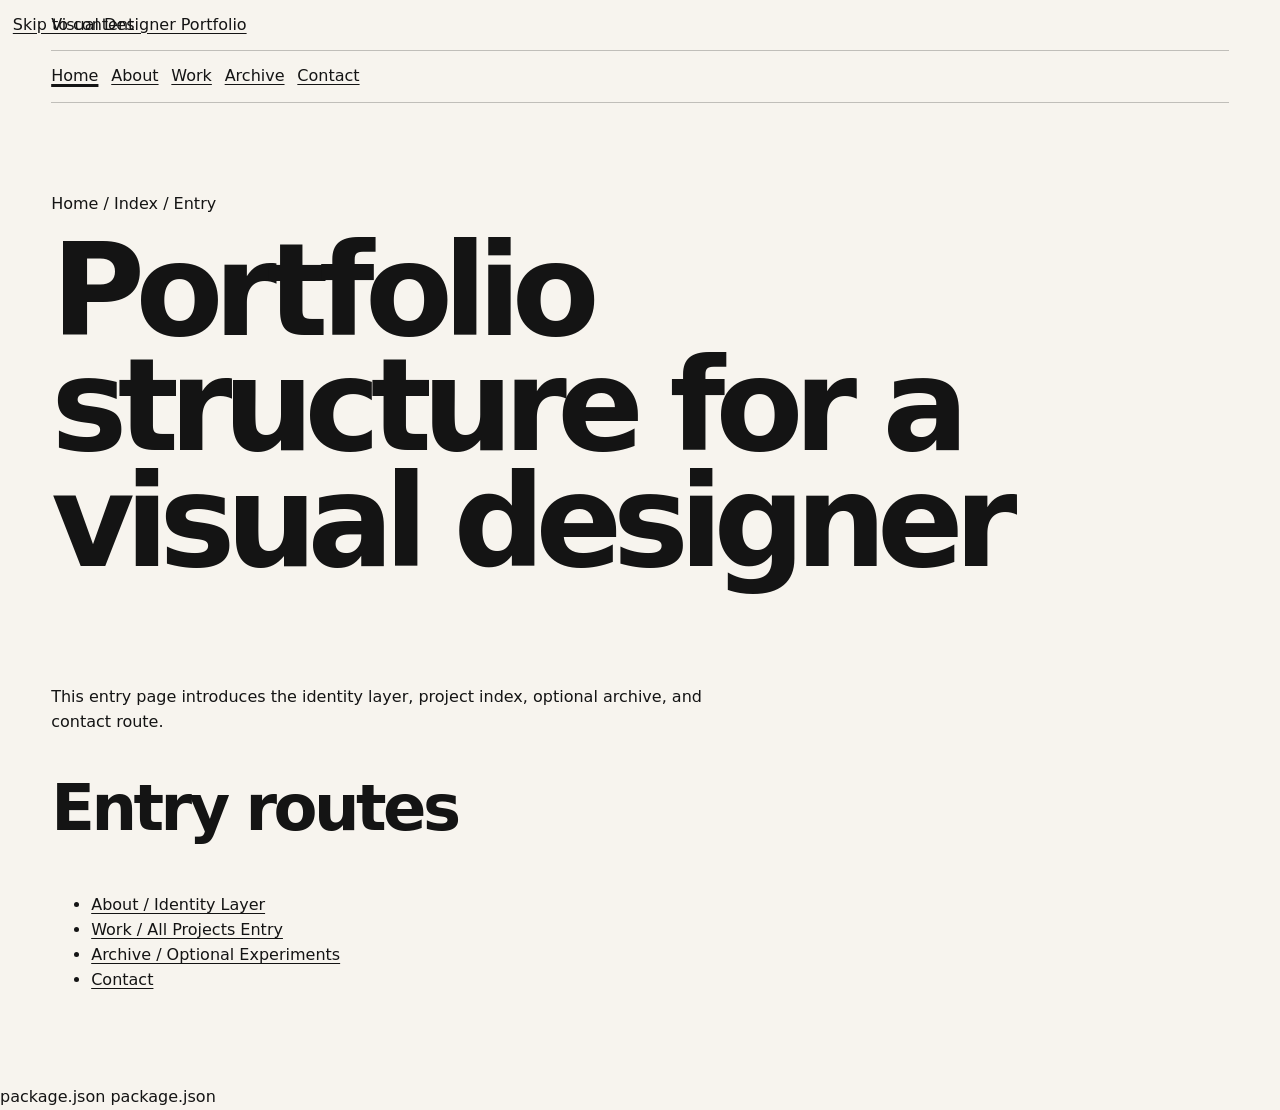
<file: index.html>
<!doctype html>
<html lang="en">
  <head>
    <meta charset="UTF-8" />
    <meta name="viewport" content="width=device-width, initial-scale=1.0" />
    <meta name="description" content="Portfolio structure for a visual designer." />
    <title>Home | Visual Designer Portfolio</title>
    <link rel="stylesheet" href="/src/styles.css" />
  </head>
  <body>
    <a class="skip-link" href="#main">Skip to content</a>
    <header class="site-header">
      <a href="/">Visual Designer Portfolio</a>
      <nav class="horizontal-nav" aria-label="Primary navigation">
        <ul class="nav-list">
          <li><a aria-current="page" data-nav-section="home" href="/">Home</a></li>
          <li><a data-nav-section="about" href="/about/">About</a></li>
          <li><a data-nav-section="work" href="/work/">Work</a></li>
          <li><a data-nav-section="archive" href="/archive/">Archive</a></li>
          <li><a data-nav-section="contact" href="/contact/">Contact</a></li>
        </ul>
      </nav>
    </header>
    <main id="main" class="section-stack">
      <section aria-labelledby="home-title">
        <p>Home / Index / Entry</p>
        <h1 id="home-title">Portfolio structure for a visual designer</h1>
        <p>This entry page introduces the identity layer, project index, optional archive, and contact route.</p>
      </section>
      <section aria-labelledby="entry-routes-title">
        <h2 id="entry-routes-title">Entry routes</h2>
        <ul>
          <li><a href="/about/">About / Identity Layer</a></li>
          <li><a href="/work/">Work / All Projects Entry</a></li>
          <li><a href="/archive/">Archive / Optional Experiments</a></li>
          <li><a data-nav-section="contact" href="/contact/">Contact</a></li>
        </ul>
      </section>
    </main>
    <script type="module" src="/src/interactions.js"></script>
  </body>
</html>
package.json
package.json
</file>
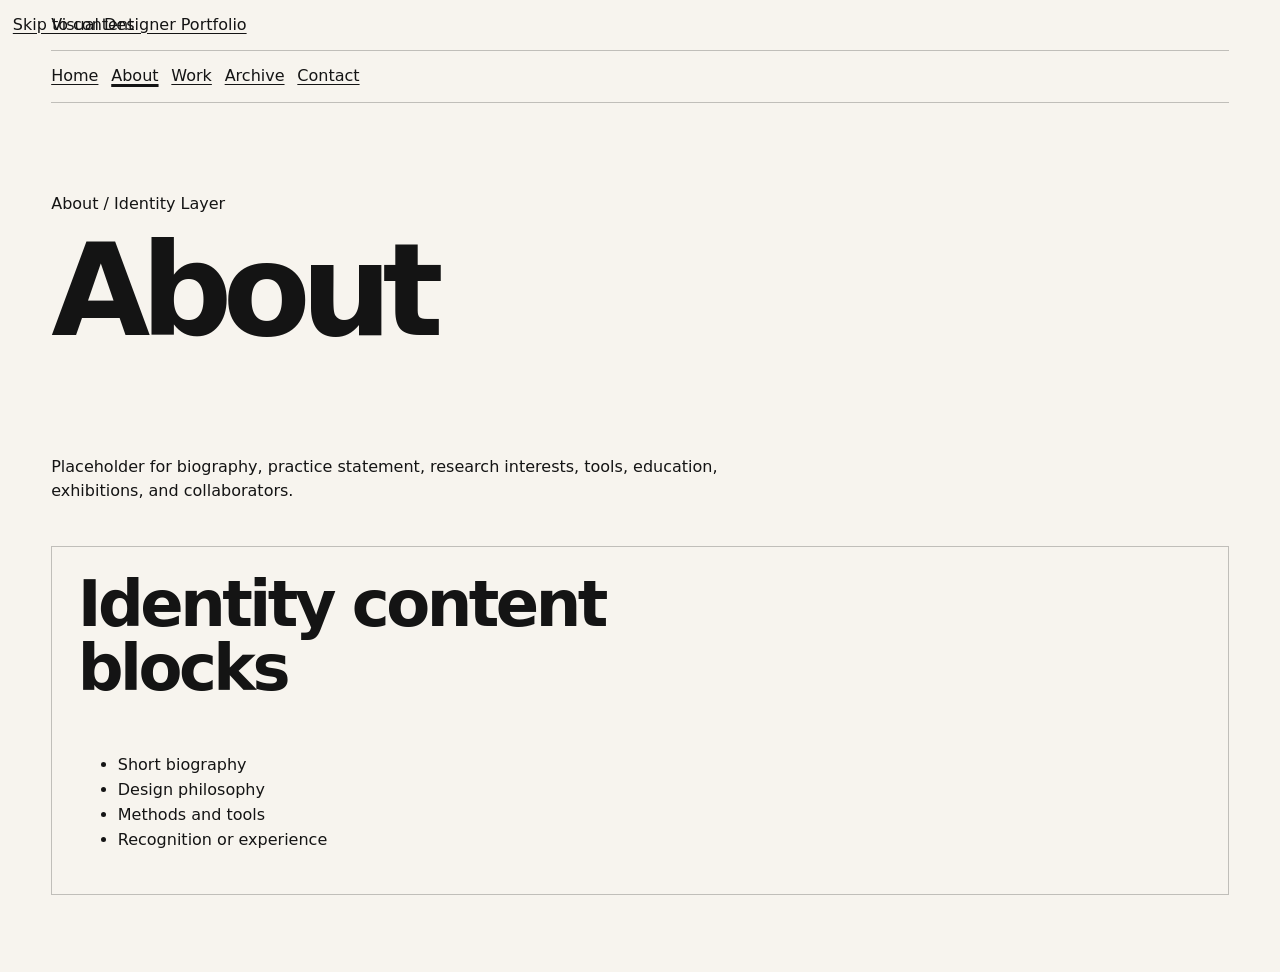
<file: about/index.html>
<!doctype html>
<html lang="en"><head><meta charset="UTF-8" /><meta name="viewport" content="width=device-width, initial-scale=1.0" /><title>About | Visual Designer Portfolio</title><link rel="stylesheet" href="/src/styles.css" /></head><body><a class="skip-link" href="#main">Skip to content</a><header class="site-header"><a href="/">Visual Designer Portfolio</a><nav class="horizontal-nav" aria-label="Primary navigation"><ul class="nav-list"><li><a data-nav-section="home" href="/">Home</a></li><li><a aria-current="page" data-nav-section="about" href="/about/">About</a></li><li><a data-nav-section="work" href="/work/">Work</a></li><li><a data-nav-section="archive" href="/archive/">Archive</a></li><li><a data-nav-section="contact" href="/contact/">Contact</a></li></ul></nav></header><main id="main" class="section-stack"><section aria-labelledby="about-title"><p>About / Identity Layer</p><h1 id="about-title">About</h1><p>Placeholder for biography, practice statement, research interests, tools, education, exhibitions, and collaborators.</p></section><section class="content-block" aria-labelledby="identity-title"><h2 id="identity-title">Identity content blocks</h2><ul><li>Short biography</li><li>Design philosophy</li><li>Methods and tools</li><li>Recognition or experience</li></ul></section></main><script type="module" src="/src/interactions.js"></script></body></html>
</file>
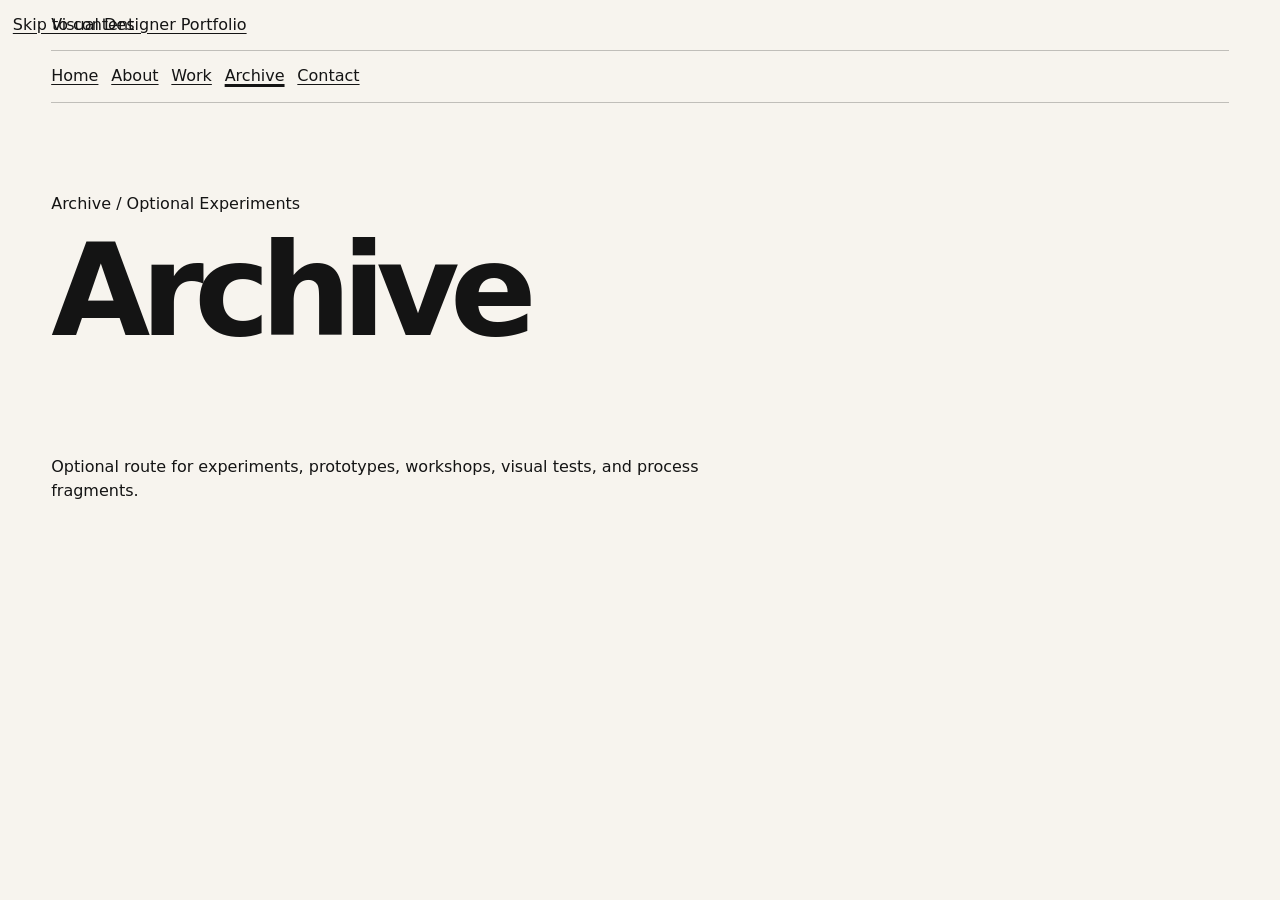
<file: archive/index.html>
<!doctype html>
<html lang="en"><head><meta charset="UTF-8" /><meta name="viewport" content="width=device-width, initial-scale=1.0" /><title>Archive | Visual Designer Portfolio</title><link rel="stylesheet" href="/src/styles.css" /></head><body><a class="skip-link" href="#main">Skip to content</a><header class="site-header"><a href="/">Visual Designer Portfolio</a><nav class="horizontal-nav" aria-label="Primary navigation"><ul class="nav-list"><li><a data-nav-section="home" href="/">Home</a></li><li><a data-nav-section="about" href="/about/">About</a></li><li><a data-nav-section="work" href="/work/">Work</a></li><li><a aria-current="page" data-nav-section="archive" href="/archive/">Archive</a></li><li><a data-nav-section="contact" href="/contact/">Contact</a></li></ul></nav></header><main id="main" class="section-stack"><section aria-labelledby="archive-title"><p>Archive / Optional Experiments</p><h1 id="archive-title">Archive</h1><p>Optional route for experiments, prototypes, workshops, visual tests, and process fragments.</p></section></main><script type="module" src="/src/interactions.js"></script></body></html>
</file>
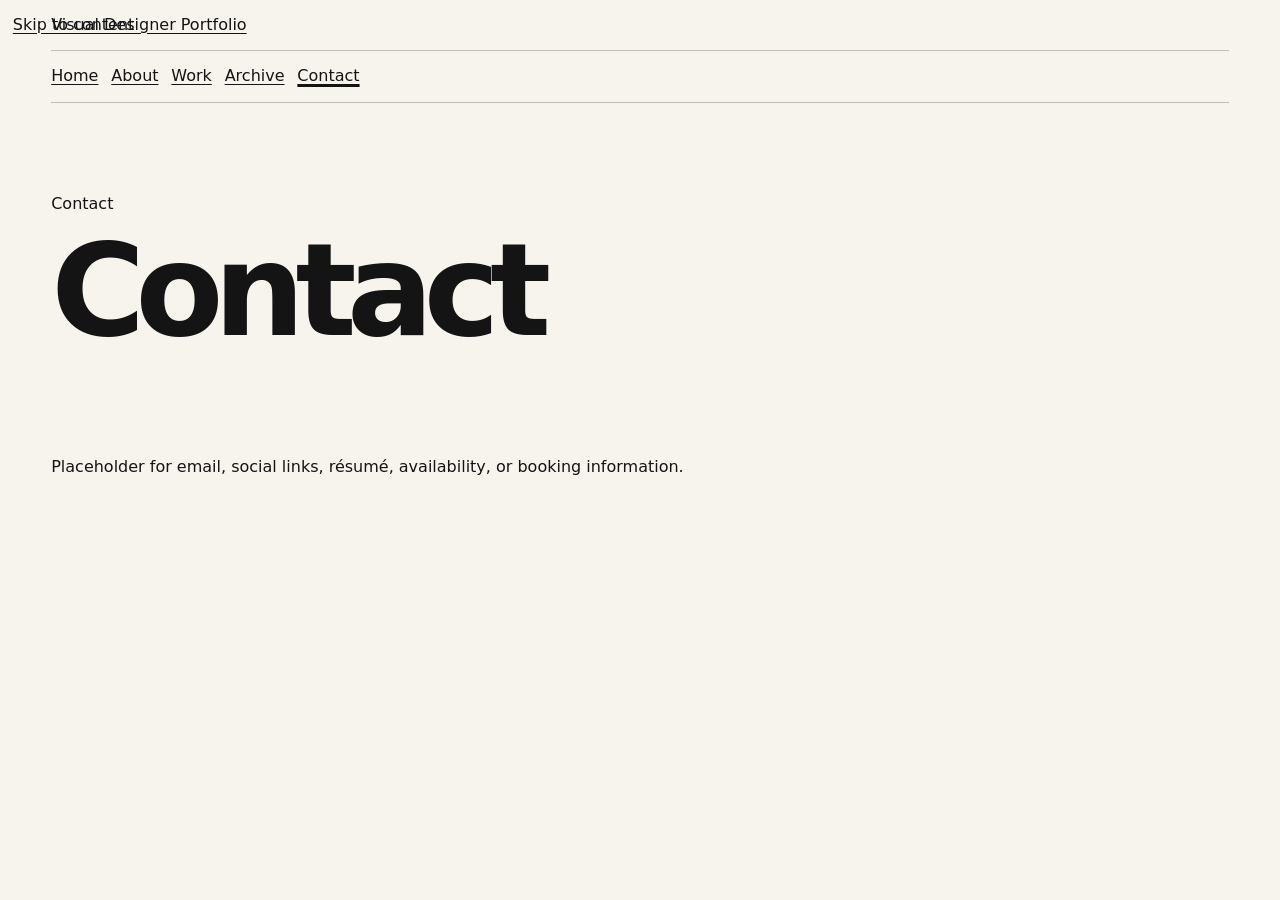
<file: contact/index.html>
<!doctype html>
<html lang="en"><head><meta charset="UTF-8" /><meta name="viewport" content="width=device-width, initial-scale=1.0" /><title>Contact | Visual Designer Portfolio</title><link rel="stylesheet" href="/src/styles.css" /></head><body><a class="skip-link" href="#main">Skip to content</a><header class="site-header"><a href="/">Visual Designer Portfolio</a><nav class="horizontal-nav" aria-label="Primary navigation"><ul class="nav-list"><li><a data-nav-section="home" href="/">Home</a></li><li><a data-nav-section="about" href="/about/">About</a></li><li><a data-nav-section="work" href="/work/">Work</a></li><li><a data-nav-section="archive" href="/archive/">Archive</a></li><li><a aria-current="page" data-nav-section="contact" href="/contact/">Contact</a></li></ul></nav></header><main id="main" class="section-stack"><section aria-labelledby="contact-title"><p>Contact</p><h1 id="contact-title">Contact</h1><p>Placeholder for email, social links, résumé, availability, or booking information.</p></section></main><script type="module" src="/src/interactions.js"></script></body></html>
</file>
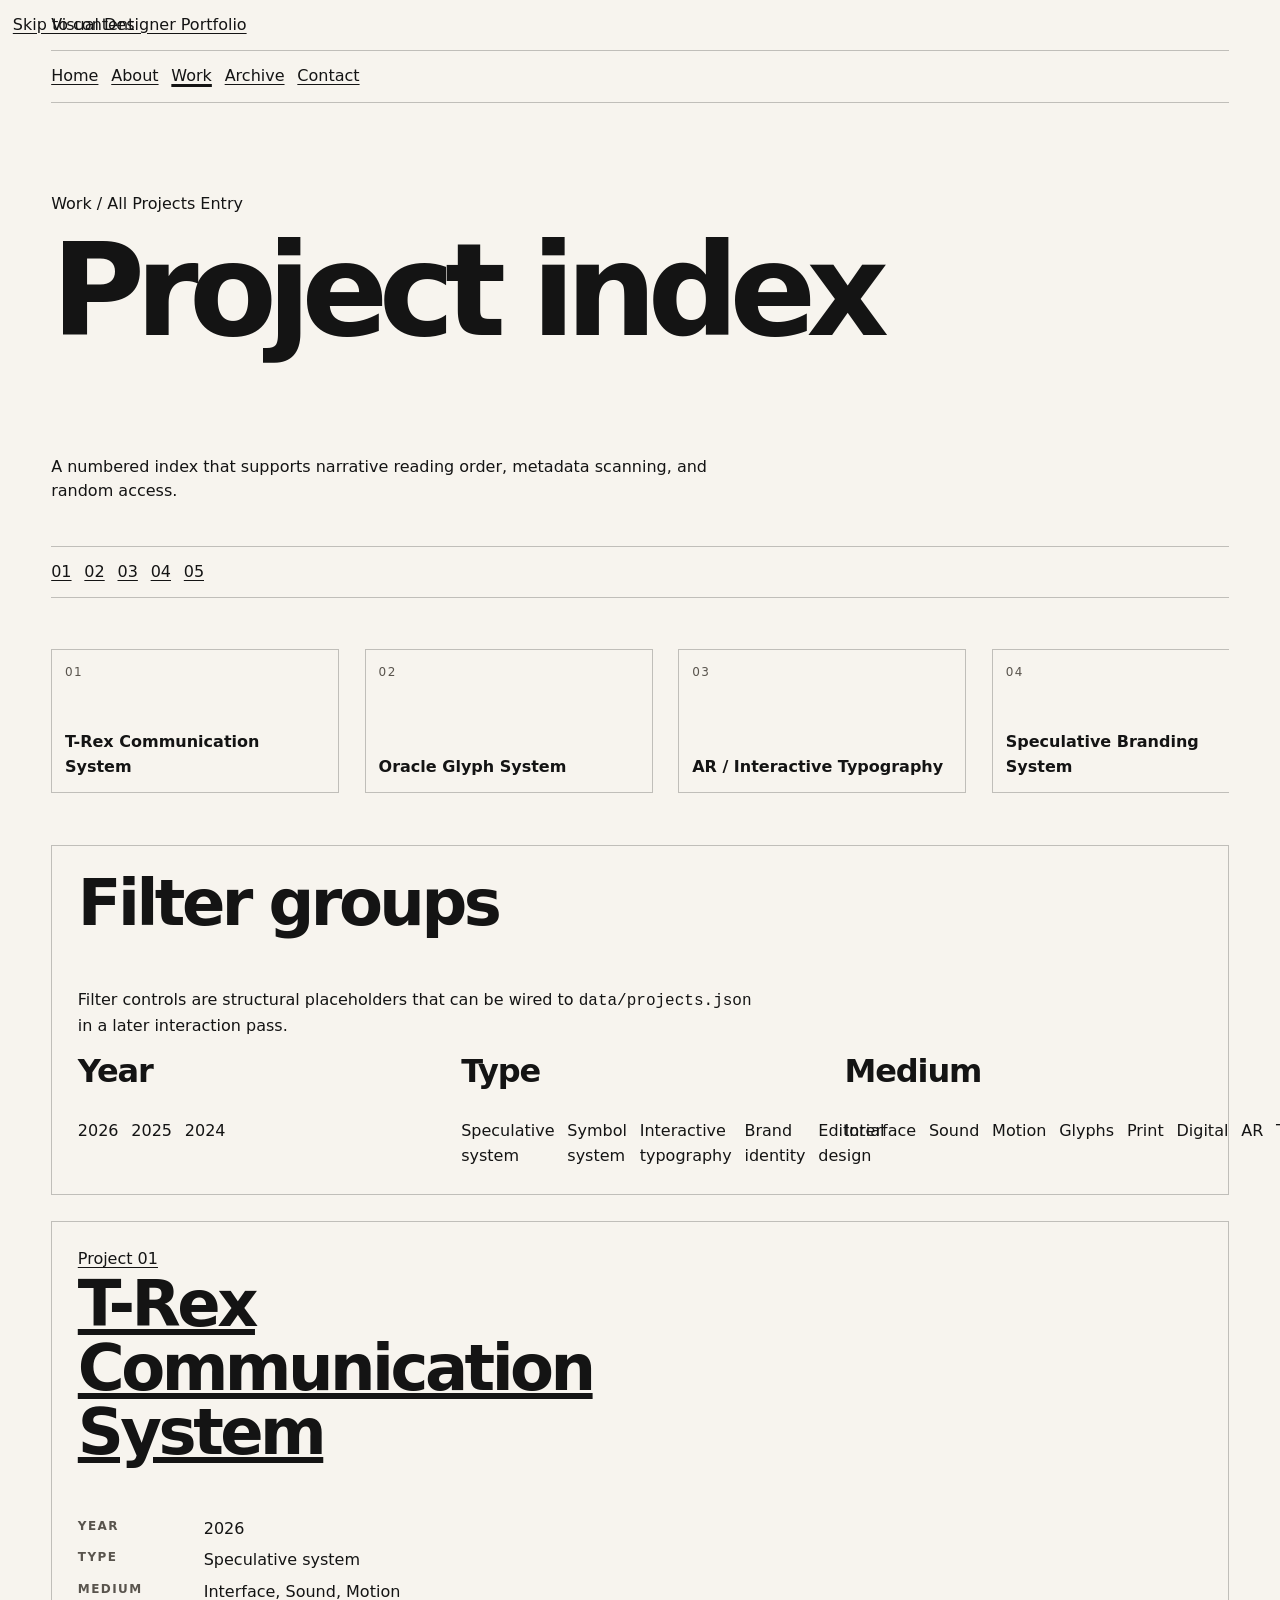
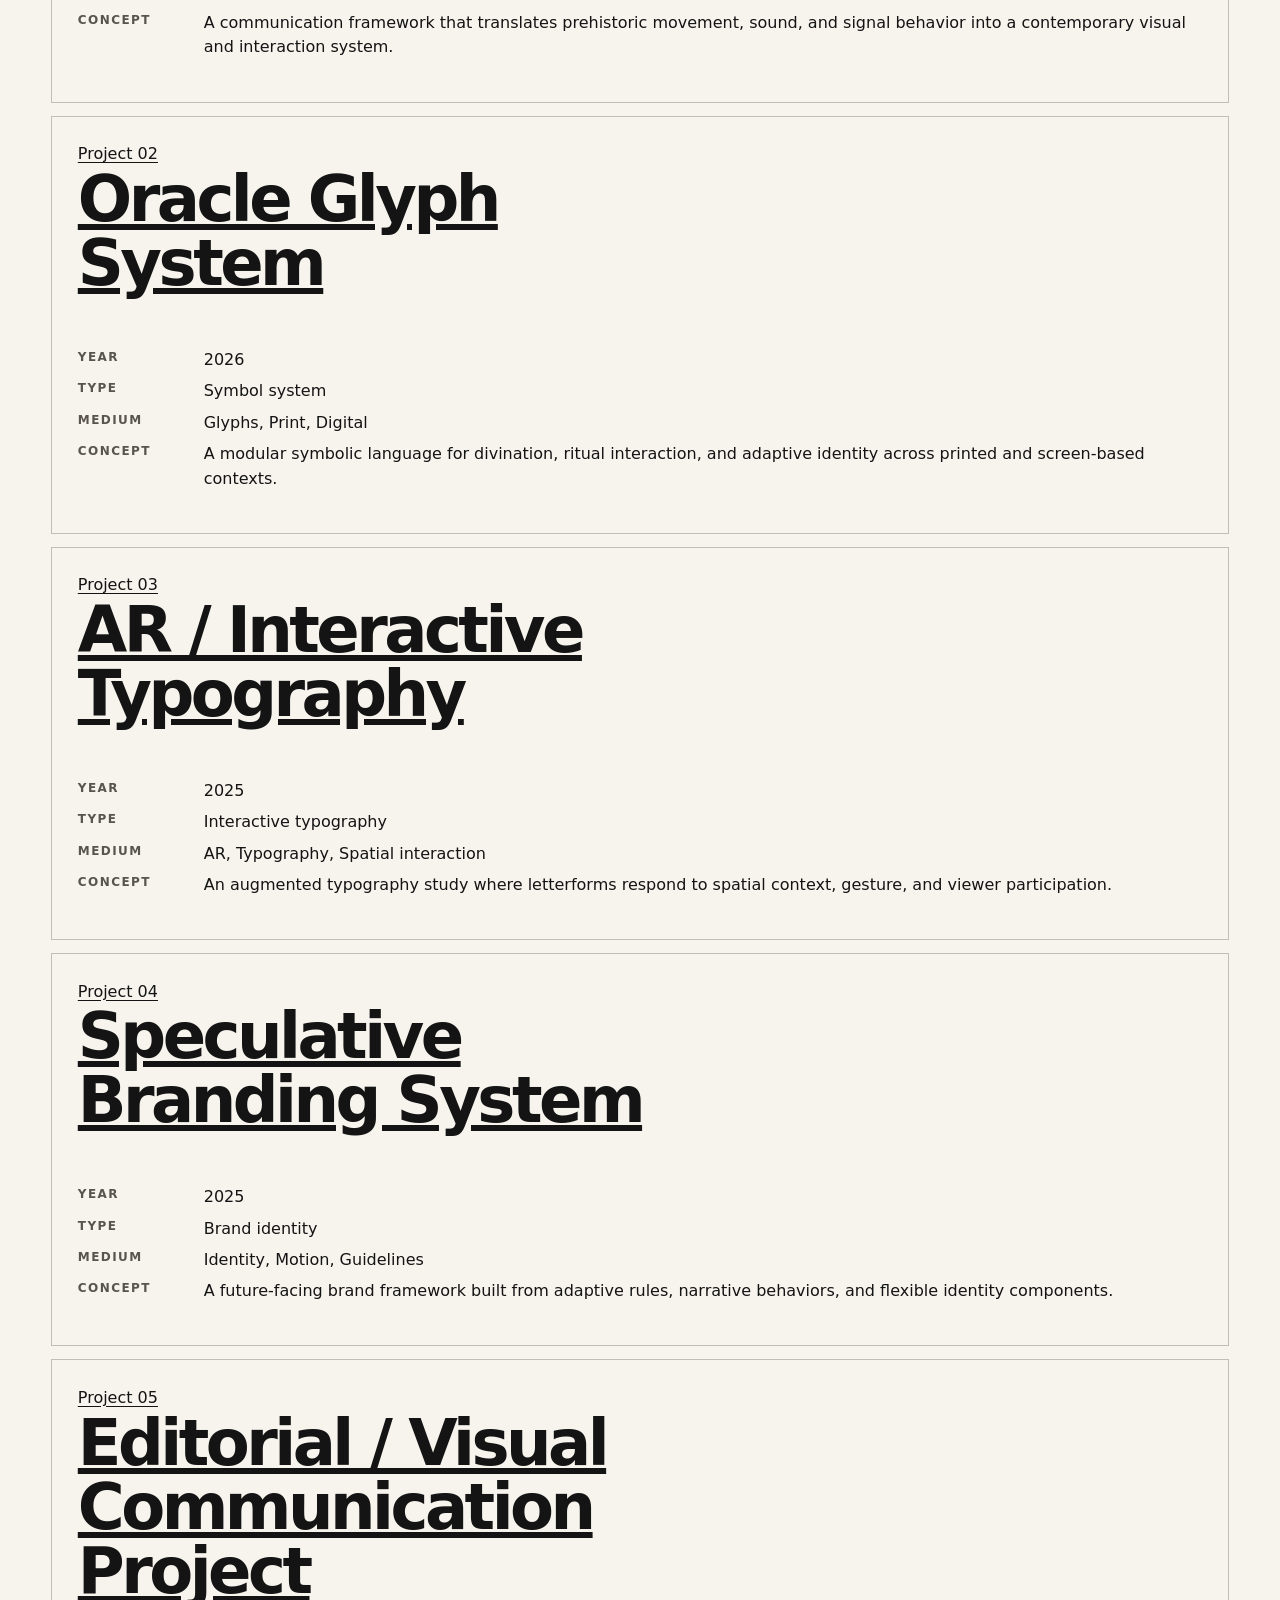
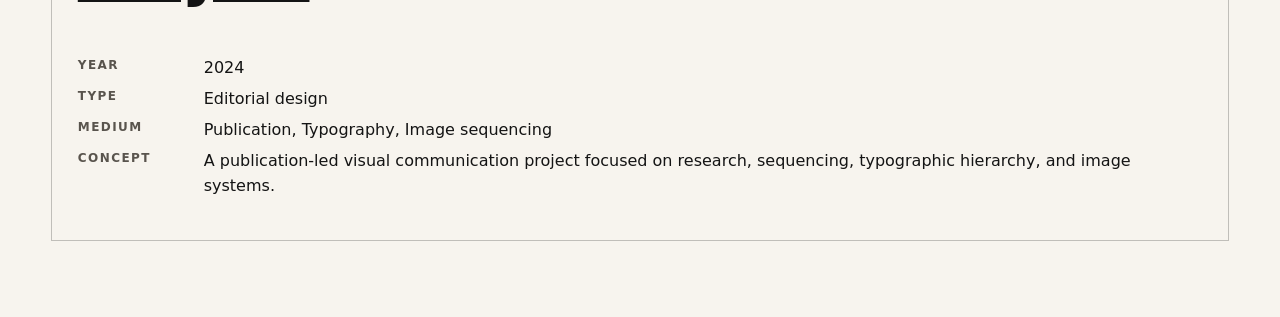
<file: work/index.html>
<!doctype html>
<html lang="en">
  <head>
    <meta charset="UTF-8" />
    <meta name="viewport" content="width=device-width, initial-scale=1.0" />
    <title>Work | Visual Designer Portfolio</title>
    <link rel="stylesheet" href="/src/styles.css" />
  </head>
  <body>
    <a class="skip-link" href="#main">Skip to content</a>
    <header class="site-header">
      <a href="/">Visual Designer Portfolio</a>
      <nav class="horizontal-nav" aria-label="Primary navigation">
        <ul class="nav-list">
          <li><a data-nav-section="home" href="/">Home</a></li>
          <li><a data-nav-section="about" href="/about/">About</a></li>
          <li><a aria-current="page" data-nav-section="work" href="/work/">Work</a></li>
          <li><a data-nav-section="archive" href="/archive/">Archive</a></li>
          <li><a data-nav-section="contact" href="/contact/">Contact</a></li>
        </ul>
      </nav>
    </header>
    <main id="main" class="section-stack">
      <section aria-labelledby="work-title">
        <p>Work / All Projects Entry</p>
        <h1 id="work-title">Project index</h1>
        <p>A numbered index that supports narrative reading order, metadata scanning, and random access.</p>
      </section>

      <nav class="horizontal-nav" aria-label="Random access project jump list">
        <ol class="project-index-list">
          <li><a data-project-id="trex-communication-system" href="/work/project-01-t-rex-communication-system/">01</a></li>
          <li><a data-project-id="oracle-glyph-system" href="/work/project-02-oracle-glyph-system/">02</a></li>
          <li><a data-project-id="ar-interactive-typography" href="/work/project-03-ar-interactive-typography/">03</a></li>
          <li><a data-project-id="speculative-branding-system" href="/work/project-04-speculative-branding-system/">04</a></li>
          <li><a data-project-id="editorial-visual-communication-project" href="/work/project-05-editorial-visual-communication-project/">05</a></li>
        </ol>
      </nav>

      <section class="preview-strip-mount" data-project-preview-strip></section>

      <section class="content-block" aria-labelledby="filters-title">
        <h2 id="filters-title">Filter groups</h2>
        <p>Filter controls are structural placeholders that can be wired to <code>data/projects.json</code> in a later interaction pass.</p>
        <div class="filter-groups">
          <section aria-labelledby="filter-year-title">
            <h3 id="filter-year-title">Year</h3>
            <ul class="meta-list"><li>2026</li><li>2025</li><li>2024</li></ul>
          </section>
          <section aria-labelledby="filter-type-title">
            <h3 id="filter-type-title">Type</h3>
            <ul class="meta-list"><li>Speculative system</li><li>Symbol system</li><li>Interactive typography</li><li>Brand identity</li><li>Editorial design</li></ul>
          </section>
          <section aria-labelledby="filter-medium-title">
            <h3 id="filter-medium-title">Medium</h3>
            <ul class="meta-list"><li>Interface</li><li>Sound</li><li>Motion</li><li>Glyphs</li><li>Print</li><li>Digital</li><li>AR</li><li>Typography</li><li>Publication</li></ul>
          </section>
        </div>
      </section>

      <ol class="project-index-list project-index-list--stacked" aria-label="Narrative project index">
        <li class="project-index-card">
          <a data-project-id="trex-communication-system" href="/work/project-01-t-rex-communication-system/"><span>Project 01</span><h2>T-Rex Communication System</h2></a>
          <dl><dt>Year</dt><dd>2026</dd><dt>Type</dt><dd>Speculative system</dd><dt>Medium</dt><dd>Interface, Sound, Motion</dd><dt>Concept</dt><dd>A communication framework that translates prehistoric movement, sound, and signal behavior into a contemporary visual and interaction system.</dd></dl>
        </li>
        <li class="project-index-card">
          <a data-project-id="oracle-glyph-system" href="/work/project-02-oracle-glyph-system/"><span>Project 02</span><h2>Oracle Glyph System</h2></a>
          <dl><dt>Year</dt><dd>2026</dd><dt>Type</dt><dd>Symbol system</dd><dt>Medium</dt><dd>Glyphs, Print, Digital</dd><dt>Concept</dt><dd>A modular symbolic language for divination, ritual interaction, and adaptive identity across printed and screen-based contexts.</dd></dl>
        </li>
        <li class="project-index-card">
          <a data-project-id="ar-interactive-typography" href="/work/project-03-ar-interactive-typography/"><span>Project 03</span><h2>AR / Interactive Typography</h2></a>
          <dl><dt>Year</dt><dd>2025</dd><dt>Type</dt><dd>Interactive typography</dd><dt>Medium</dt><dd>AR, Typography, Spatial interaction</dd><dt>Concept</dt><dd>An augmented typography study where letterforms respond to spatial context, gesture, and viewer participation.</dd></dl>
        </li>
        <li class="project-index-card">
          <a data-project-id="speculative-branding-system" href="/work/project-04-speculative-branding-system/"><span>Project 04</span><h2>Speculative Branding System</h2></a>
          <dl><dt>Year</dt><dd>2025</dd><dt>Type</dt><dd>Brand identity</dd><dt>Medium</dt><dd>Identity, Motion, Guidelines</dd><dt>Concept</dt><dd>A future-facing brand framework built from adaptive rules, narrative behaviors, and flexible identity components.</dd></dl>
        </li>
        <li class="project-index-card">
          <a data-project-id="editorial-visual-communication-project" href="/work/project-05-editorial-visual-communication-project/"><span>Project 05</span><h2>Editorial / Visual Communication Project</h2></a>
          <dl><dt>Year</dt><dd>2024</dd><dt>Type</dt><dd>Editorial design</dd><dt>Medium</dt><dd>Publication, Typography, Image sequencing</dd><dt>Concept</dt><dd>A publication-led visual communication project focused on research, sequencing, typographic hierarchy, and image systems.</dd></dl>
        </li>
      </ol>
    </main>
    <script type="module" src="/src/interactions.js"></script>
  </body>
</html>
</file>
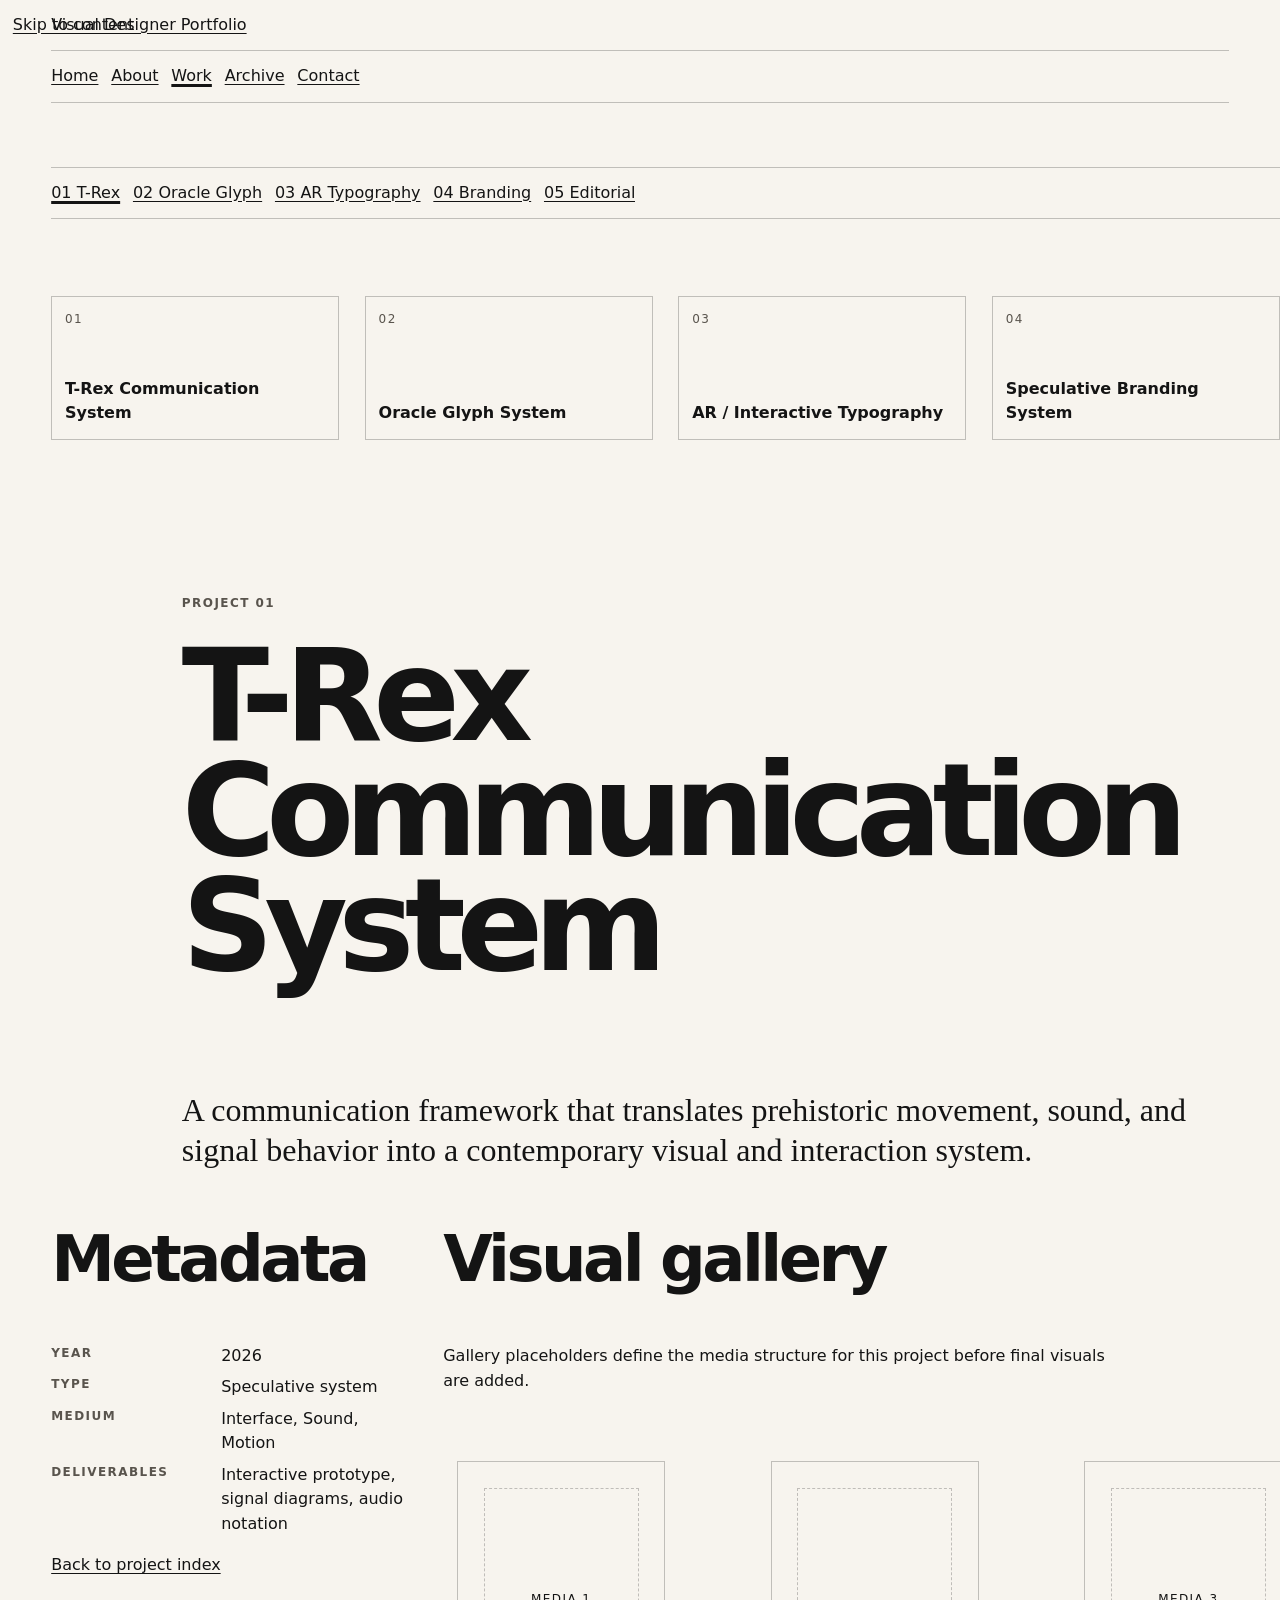
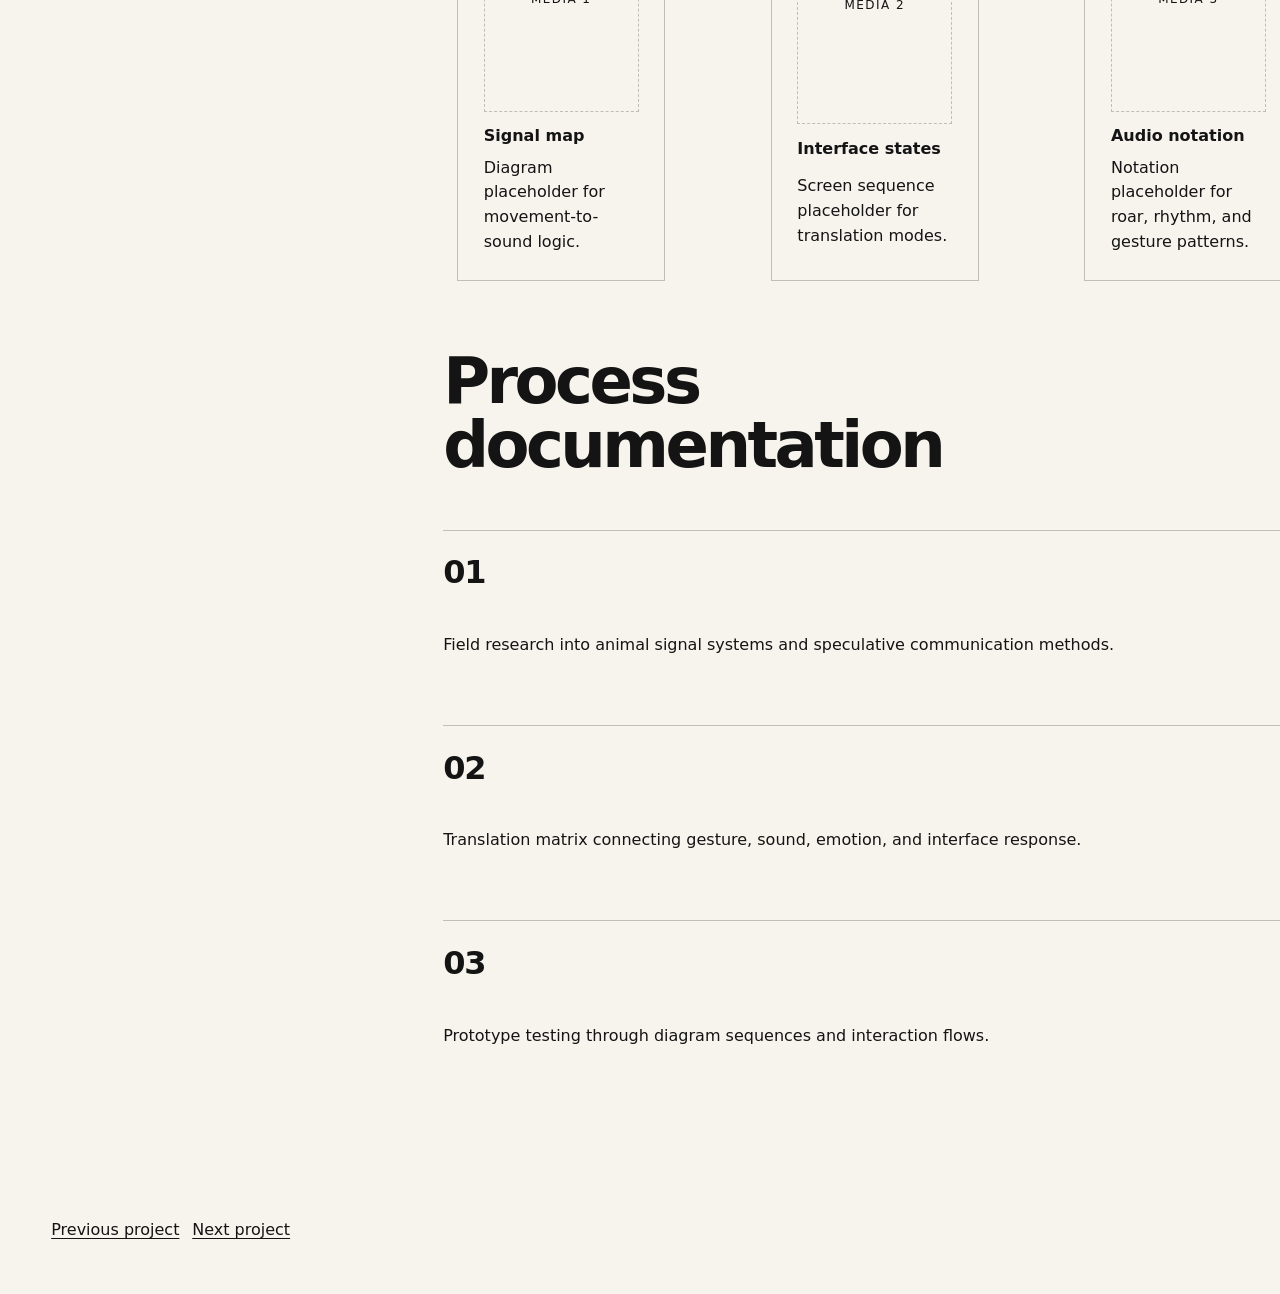
<file: work/project-01-t-rex-communication-system/index.html>
<!doctype html>
<html lang="en">
  <head>
    <meta charset="UTF-8" />
    <meta name="viewport" content="width=device-width, initial-scale=1.0" />
    <title>Project 01 — T-Rex Communication System | Visual Designer Portfolio</title>
    <link rel="stylesheet" href="/src/styles.css" />
  </head>
  <body>
    <a class="skip-link" href="#main">Skip to content</a>
    <header class="site-header"><a href="/">Visual Designer Portfolio</a><nav class="horizontal-nav" aria-label="Primary navigation"><ul class="nav-list"><li><a data-nav-section="home" href="/">Home</a></li><li><a data-nav-section="about" href="/about/">About</a></li><li><a aria-current="page" data-nav-section="work" href="/work/">Work</a></li><li><a data-nav-section="archive" href="/archive/">Archive</a></li><li><a data-nav-section="contact" href="/contact/">Contact</a></li></ul></nav></header>
    <main id="main" class="project-shell project-template">
      <nav class="horizontal-nav" aria-label="Project index"><ol class="project-index-list"><li><a data-project-id="trex-communication-system" href="/work/project-01-t-rex-communication-system/">01 T-Rex</a></li><li><a data-project-id="oracle-glyph-system" href="/work/project-02-oracle-glyph-system/">02 Oracle Glyph</a></li><li><a data-project-id="ar-interactive-typography" href="/work/project-03-ar-interactive-typography/">03 AR Typography</a></li><li><a data-project-id="speculative-branding-system" href="/work/project-04-speculative-branding-system/">04 Branding</a></li><li><a data-project-id="editorial-visual-communication-project" href="/work/project-05-editorial-visual-communication-project/">05 Editorial</a></li></ol></nav>
      <section class="preview-strip-mount" data-project-preview-strip></section>
      <article class="editorial-grid" aria-labelledby="project-title">
        <header class="grid-wide flow project-hero">
          <p class="meta-kicker">Project 01</p>
          <h1 id="project-title">T-Rex Communication System</h1>
          <p class="concept-statement">A communication framework that translates prehistoric movement, sound, and signal behavior into a contemporary visual and interaction system.</p>
        </header>

        <aside class="grid-aside metadata-block" aria-labelledby="metadata-title">
          <h2 id="metadata-title">Metadata</h2>
          <dl>
            <dt>Year</dt><dd>2026</dd>
            <dt>Type</dt><dd>Speculative system</dd>
            <dt>Medium</dt><dd>Interface, Sound, Motion</dd>
            <dt>Deliverables</dt><dd>Interactive prototype, signal diagrams, audio notation</dd>
          </dl>
          <a href="/work/">Back to project index</a>
        </aside>

        <section class="grid-main flow" aria-labelledby="gallery-title">
          <h2 id="gallery-title">Visual gallery</h2>
          <p>Gallery placeholders define the media structure for this project before final visuals are added.</p>
          <div class="visual-gallery horizontal-rail">
          <figure class="gallery-item rule-box"><div class="media-placeholder" aria-hidden="true">Media 1</div><figcaption><strong>Signal map</strong><span>Diagram placeholder for movement-to-sound logic.</span></figcaption></figure>
          <figure class="gallery-item rule-box"><div class="media-placeholder" aria-hidden="true">Media 2</div><figcaption><strong>Interface states</strong><span>Screen sequence placeholder for translation modes.</span></figcaption></figure>
          <figure class="gallery-item rule-box"><div class="media-placeholder" aria-hidden="true">Media 3</div><figcaption><strong>Audio notation</strong><span>Notation placeholder for roar, rhythm, and gesture patterns.</span></figcaption></figure>
          </div>
        </section>

        <section class="grid-main flow" aria-labelledby="process-title">
          <h2 id="process-title">Process documentation</h2>
          <ol class="process-list">
          <li><h3>01</h3><p>Field research into animal signal systems and speculative communication methods.</p></li>
          <li><h3>02</h3><p>Translation matrix connecting gesture, sound, emotion, and interface response.</p></li>
          <li><h3>03</h3><p>Prototype testing through diagram sequences and interaction flows.</p></li>
          </ol>
        </section>
      </article>
      <nav aria-label="Project pagination">
        <ul class="project-pagination">
          <li><a data-project-id="editorial-visual-communication-project" href="/work/project-05-editorial-visual-communication-project/">Previous project</a></li>
          <li><a data-project-id="oracle-glyph-system" href="/work/project-02-oracle-glyph-system/">Next project</a></li>
        </ul>
      </nav>
    </main>
    <script type="module" src="/src/interactions.js"></script>
  </body>
</html>
</file>
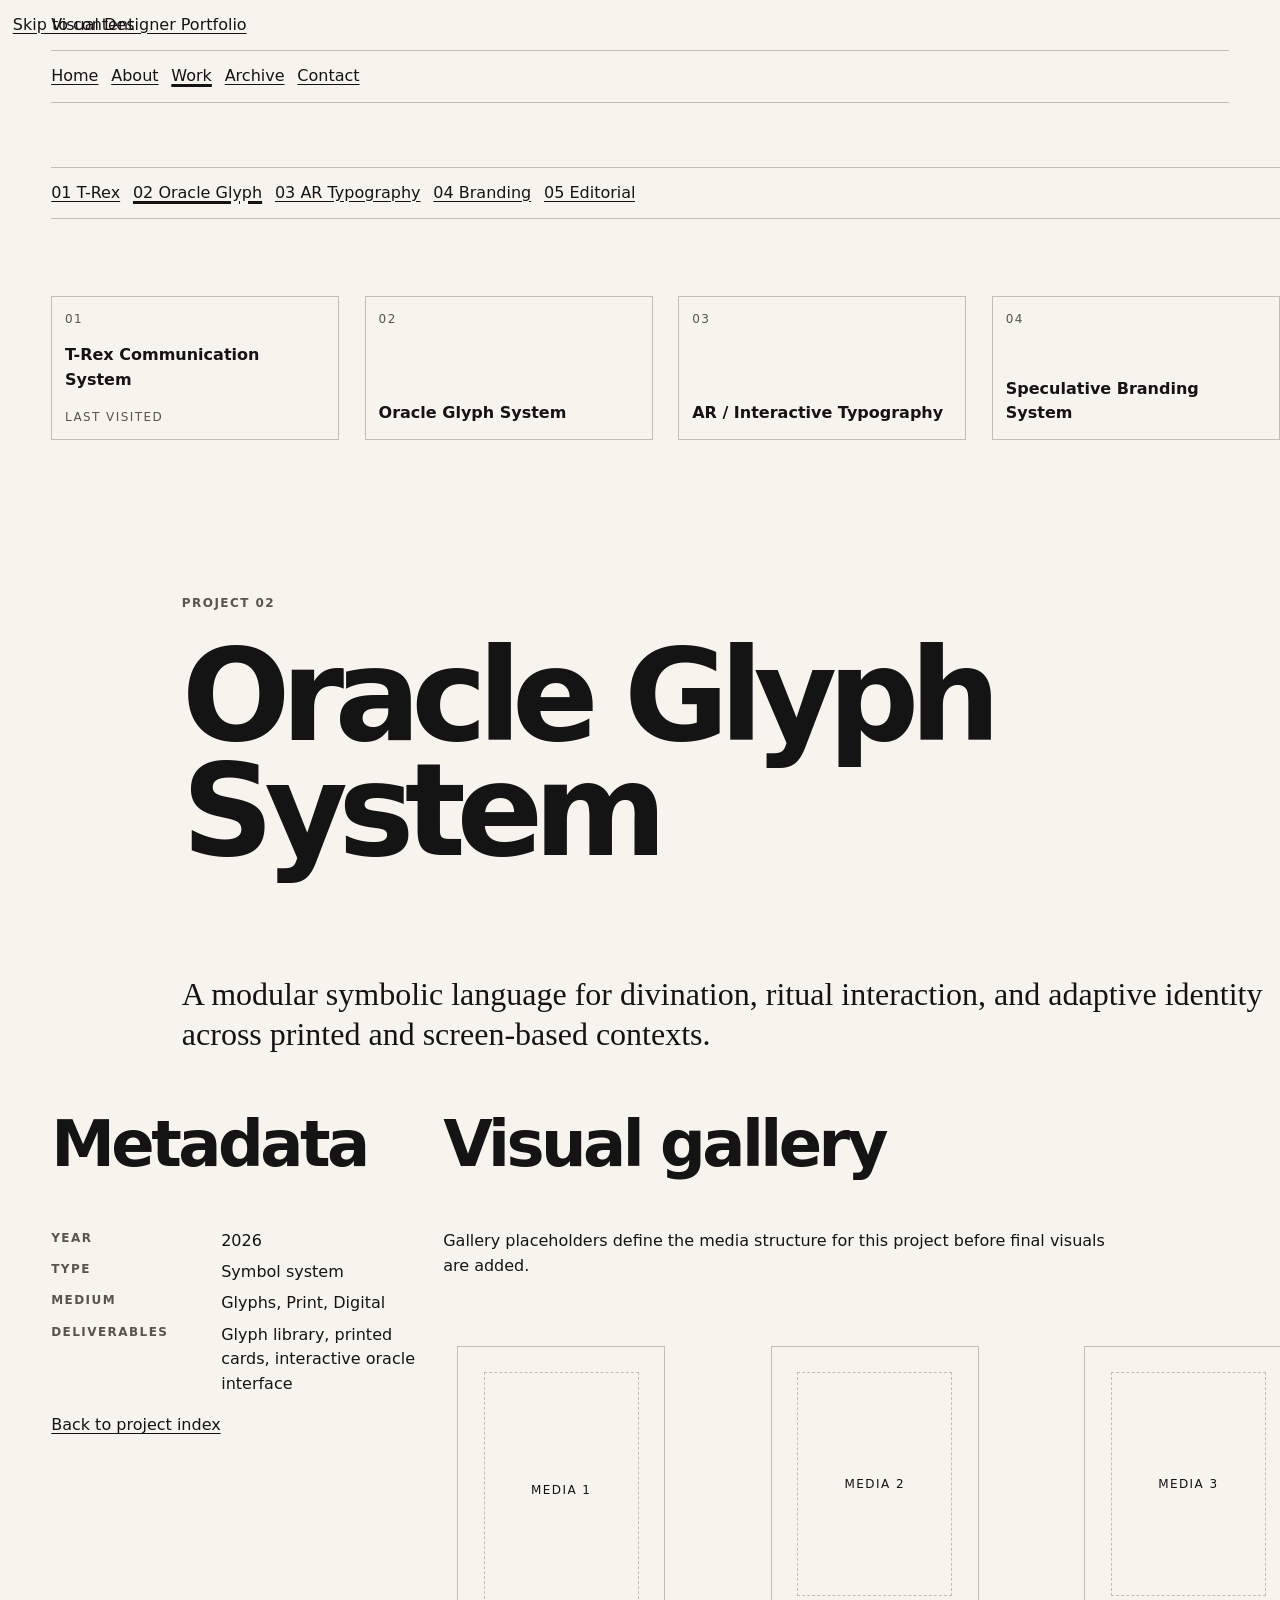
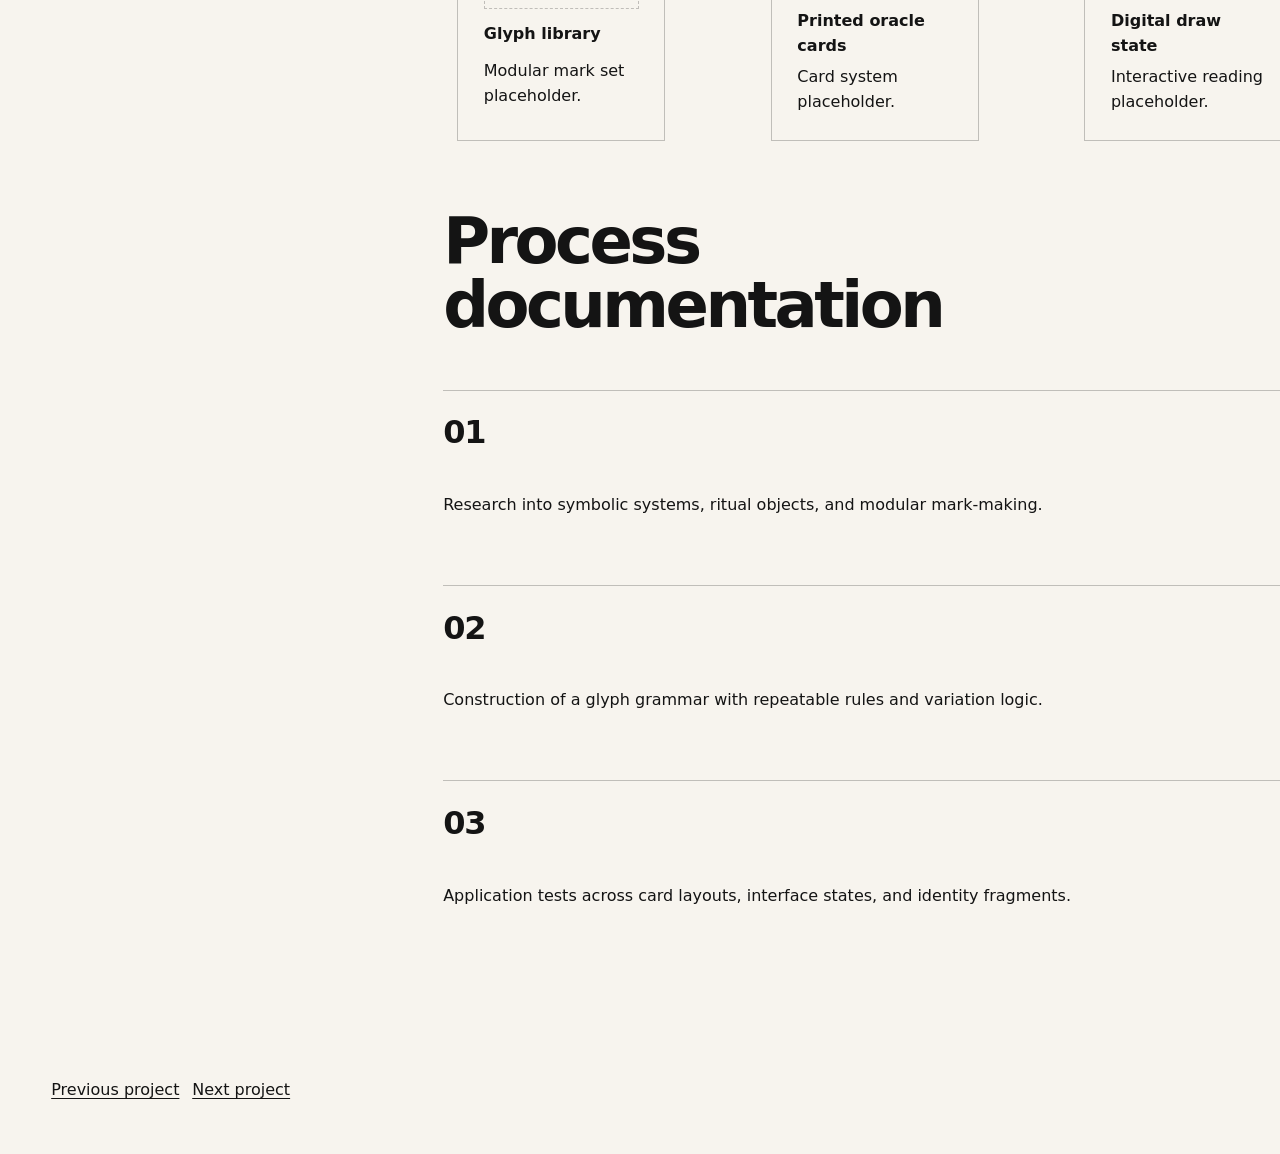
<file: work/project-02-oracle-glyph-system/index.html>
<!doctype html>
<html lang="en">
  <head>
    <meta charset="UTF-8" />
    <meta name="viewport" content="width=device-width, initial-scale=1.0" />
    <title>Project 02 — Oracle Glyph System | Visual Designer Portfolio</title>
    <link rel="stylesheet" href="/src/styles.css" />
  </head>
  <body>
    <a class="skip-link" href="#main">Skip to content</a>
    <header class="site-header"><a href="/">Visual Designer Portfolio</a><nav class="horizontal-nav" aria-label="Primary navigation"><ul class="nav-list"><li><a data-nav-section="home" href="/">Home</a></li><li><a data-nav-section="about" href="/about/">About</a></li><li><a aria-current="page" data-nav-section="work" href="/work/">Work</a></li><li><a data-nav-section="archive" href="/archive/">Archive</a></li><li><a data-nav-section="contact" href="/contact/">Contact</a></li></ul></nav></header>
    <main id="main" class="project-shell project-template">
      <nav class="horizontal-nav" aria-label="Project index"><ol class="project-index-list"><li><a data-project-id="trex-communication-system" href="/work/project-01-t-rex-communication-system/">01 T-Rex</a></li><li><a data-project-id="oracle-glyph-system" href="/work/project-02-oracle-glyph-system/">02 Oracle Glyph</a></li><li><a data-project-id="ar-interactive-typography" href="/work/project-03-ar-interactive-typography/">03 AR Typography</a></li><li><a data-project-id="speculative-branding-system" href="/work/project-04-speculative-branding-system/">04 Branding</a></li><li><a data-project-id="editorial-visual-communication-project" href="/work/project-05-editorial-visual-communication-project/">05 Editorial</a></li></ol></nav>
      <section class="preview-strip-mount" data-project-preview-strip></section>
      <article class="editorial-grid" aria-labelledby="project-title">
        <header class="grid-wide flow project-hero">
          <p class="meta-kicker">Project 02</p>
          <h1 id="project-title">Oracle Glyph System</h1>
          <p class="concept-statement">A modular symbolic language for divination, ritual interaction, and adaptive identity across printed and screen-based contexts.</p>
        </header>

        <aside class="grid-aside metadata-block" aria-labelledby="metadata-title">
          <h2 id="metadata-title">Metadata</h2>
          <dl>
            <dt>Year</dt><dd>2026</dd>
            <dt>Type</dt><dd>Symbol system</dd>
            <dt>Medium</dt><dd>Glyphs, Print, Digital</dd>
            <dt>Deliverables</dt><dd>Glyph library, printed cards, interactive oracle interface</dd>
          </dl>
          <a href="/work/">Back to project index</a>
        </aside>

        <section class="grid-main flow" aria-labelledby="gallery-title">
          <h2 id="gallery-title">Visual gallery</h2>
          <p>Gallery placeholders define the media structure for this project before final visuals are added.</p>
          <div class="visual-gallery horizontal-rail">
          <figure class="gallery-item rule-box"><div class="media-placeholder" aria-hidden="true">Media 1</div><figcaption><strong>Glyph library</strong><span>Modular mark set placeholder.</span></figcaption></figure>
          <figure class="gallery-item rule-box"><div class="media-placeholder" aria-hidden="true">Media 2</div><figcaption><strong>Printed oracle cards</strong><span>Card system placeholder.</span></figcaption></figure>
          <figure class="gallery-item rule-box"><div class="media-placeholder" aria-hidden="true">Media 3</div><figcaption><strong>Digital draw state</strong><span>Interactive reading placeholder.</span></figcaption></figure>
          </div>
        </section>

        <section class="grid-main flow" aria-labelledby="process-title">
          <h2 id="process-title">Process documentation</h2>
          <ol class="process-list">
          <li><h3>01</h3><p>Research into symbolic systems, ritual objects, and modular mark-making.</p></li>
          <li><h3>02</h3><p>Construction of a glyph grammar with repeatable rules and variation logic.</p></li>
          <li><h3>03</h3><p>Application tests across card layouts, interface states, and identity fragments.</p></li>
          </ol>
        </section>
      </article>
      <nav aria-label="Project pagination">
        <ul class="project-pagination">
          <li><a data-project-id="trex-communication-system" href="/work/project-01-t-rex-communication-system/">Previous project</a></li>
          <li><a data-project-id="ar-interactive-typography" href="/work/project-03-ar-interactive-typography/">Next project</a></li>
        </ul>
      </nav>
    </main>
    <script type="module" src="/src/interactions.js"></script>
  </body>
</html>
</file>
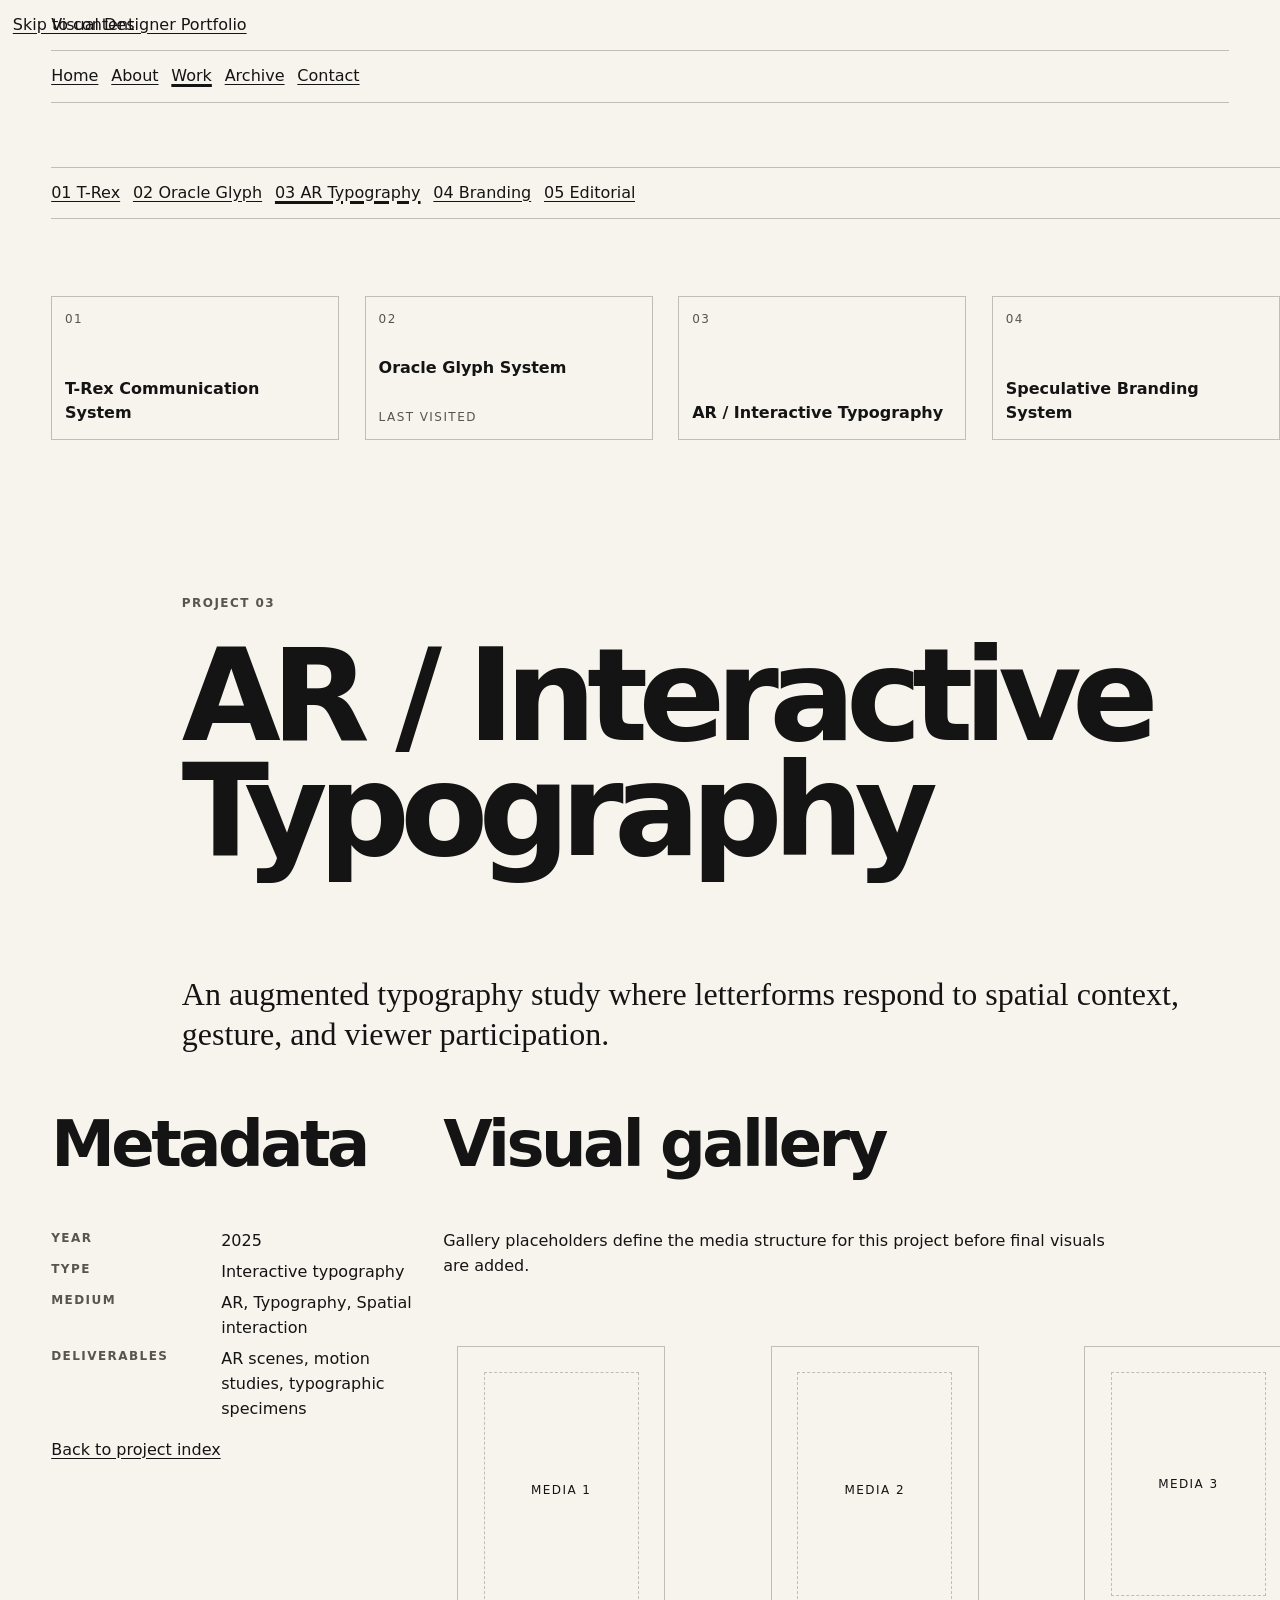
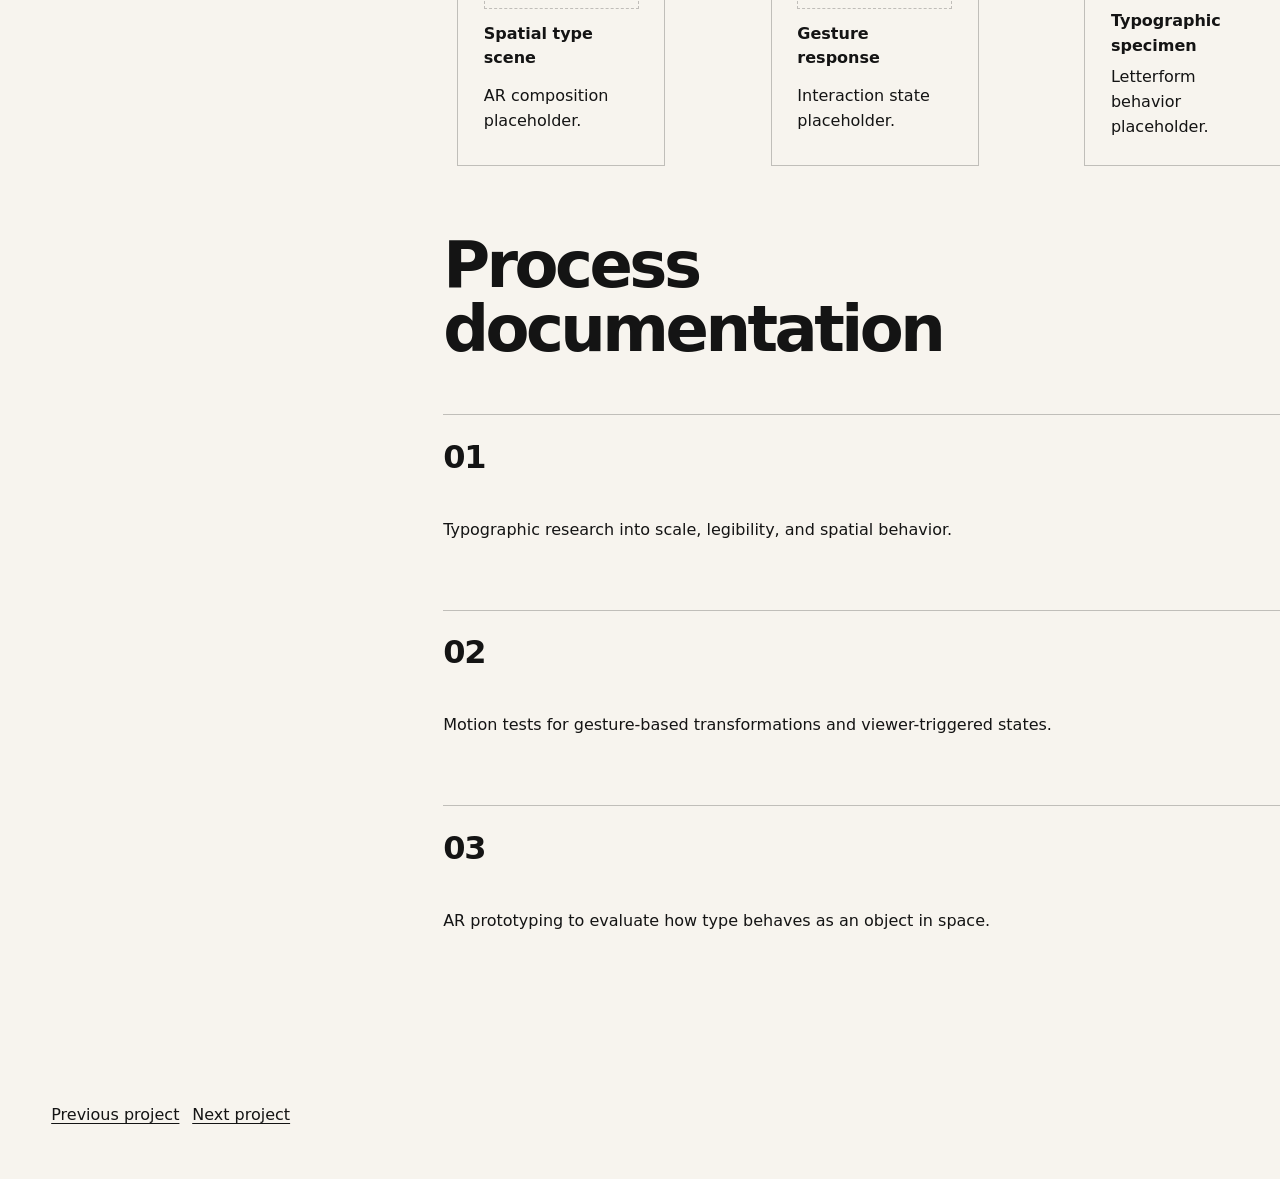
<file: work/project-03-ar-interactive-typography/index.html>
<!doctype html>
<html lang="en">
  <head>
    <meta charset="UTF-8" />
    <meta name="viewport" content="width=device-width, initial-scale=1.0" />
    <title>Project 03 — AR / Interactive Typography | Visual Designer Portfolio</title>
    <link rel="stylesheet" href="/src/styles.css" />
  </head>
  <body>
    <a class="skip-link" href="#main">Skip to content</a>
    <header class="site-header"><a href="/">Visual Designer Portfolio</a><nav class="horizontal-nav" aria-label="Primary navigation"><ul class="nav-list"><li><a data-nav-section="home" href="/">Home</a></li><li><a data-nav-section="about" href="/about/">About</a></li><li><a aria-current="page" data-nav-section="work" href="/work/">Work</a></li><li><a data-nav-section="archive" href="/archive/">Archive</a></li><li><a data-nav-section="contact" href="/contact/">Contact</a></li></ul></nav></header>
    <main id="main" class="project-shell project-template">
      <nav class="horizontal-nav" aria-label="Project index"><ol class="project-index-list"><li><a data-project-id="trex-communication-system" href="/work/project-01-t-rex-communication-system/">01 T-Rex</a></li><li><a data-project-id="oracle-glyph-system" href="/work/project-02-oracle-glyph-system/">02 Oracle Glyph</a></li><li><a data-project-id="ar-interactive-typography" href="/work/project-03-ar-interactive-typography/">03 AR Typography</a></li><li><a data-project-id="speculative-branding-system" href="/work/project-04-speculative-branding-system/">04 Branding</a></li><li><a data-project-id="editorial-visual-communication-project" href="/work/project-05-editorial-visual-communication-project/">05 Editorial</a></li></ol></nav>
      <section class="preview-strip-mount" data-project-preview-strip></section>
      <article class="editorial-grid" aria-labelledby="project-title">
        <header class="grid-wide flow project-hero">
          <p class="meta-kicker">Project 03</p>
          <h1 id="project-title">AR / Interactive Typography</h1>
          <p class="concept-statement">An augmented typography study where letterforms respond to spatial context, gesture, and viewer participation.</p>
        </header>

        <aside class="grid-aside metadata-block" aria-labelledby="metadata-title">
          <h2 id="metadata-title">Metadata</h2>
          <dl>
            <dt>Year</dt><dd>2025</dd>
            <dt>Type</dt><dd>Interactive typography</dd>
            <dt>Medium</dt><dd>AR, Typography, Spatial interaction</dd>
            <dt>Deliverables</dt><dd>AR scenes, motion studies, typographic specimens</dd>
          </dl>
          <a href="/work/">Back to project index</a>
        </aside>

        <section class="grid-main flow" aria-labelledby="gallery-title">
          <h2 id="gallery-title">Visual gallery</h2>
          <p>Gallery placeholders define the media structure for this project before final visuals are added.</p>
          <div class="visual-gallery horizontal-rail">
          <figure class="gallery-item rule-box"><div class="media-placeholder" aria-hidden="true">Media 1</div><figcaption><strong>Spatial type scene</strong><span>AR composition placeholder.</span></figcaption></figure>
          <figure class="gallery-item rule-box"><div class="media-placeholder" aria-hidden="true">Media 2</div><figcaption><strong>Gesture response</strong><span>Interaction state placeholder.</span></figcaption></figure>
          <figure class="gallery-item rule-box"><div class="media-placeholder" aria-hidden="true">Media 3</div><figcaption><strong>Typographic specimen</strong><span>Letterform behavior placeholder.</span></figcaption></figure>
          </div>
        </section>

        <section class="grid-main flow" aria-labelledby="process-title">
          <h2 id="process-title">Process documentation</h2>
          <ol class="process-list">
          <li><h3>01</h3><p>Typographic research into scale, legibility, and spatial behavior.</p></li>
          <li><h3>02</h3><p>Motion tests for gesture-based transformations and viewer-triggered states.</p></li>
          <li><h3>03</h3><p>AR prototyping to evaluate how type behaves as an object in space.</p></li>
          </ol>
        </section>
      </article>
      <nav aria-label="Project pagination">
        <ul class="project-pagination">
          <li><a data-project-id="oracle-glyph-system" href="/work/project-02-oracle-glyph-system/">Previous project</a></li>
          <li><a data-project-id="speculative-branding-system" href="/work/project-04-speculative-branding-system/">Next project</a></li>
        </ul>
      </nav>
    </main>
    <script type="module" src="/src/interactions.js"></script>
  </body>
</html>
</file>
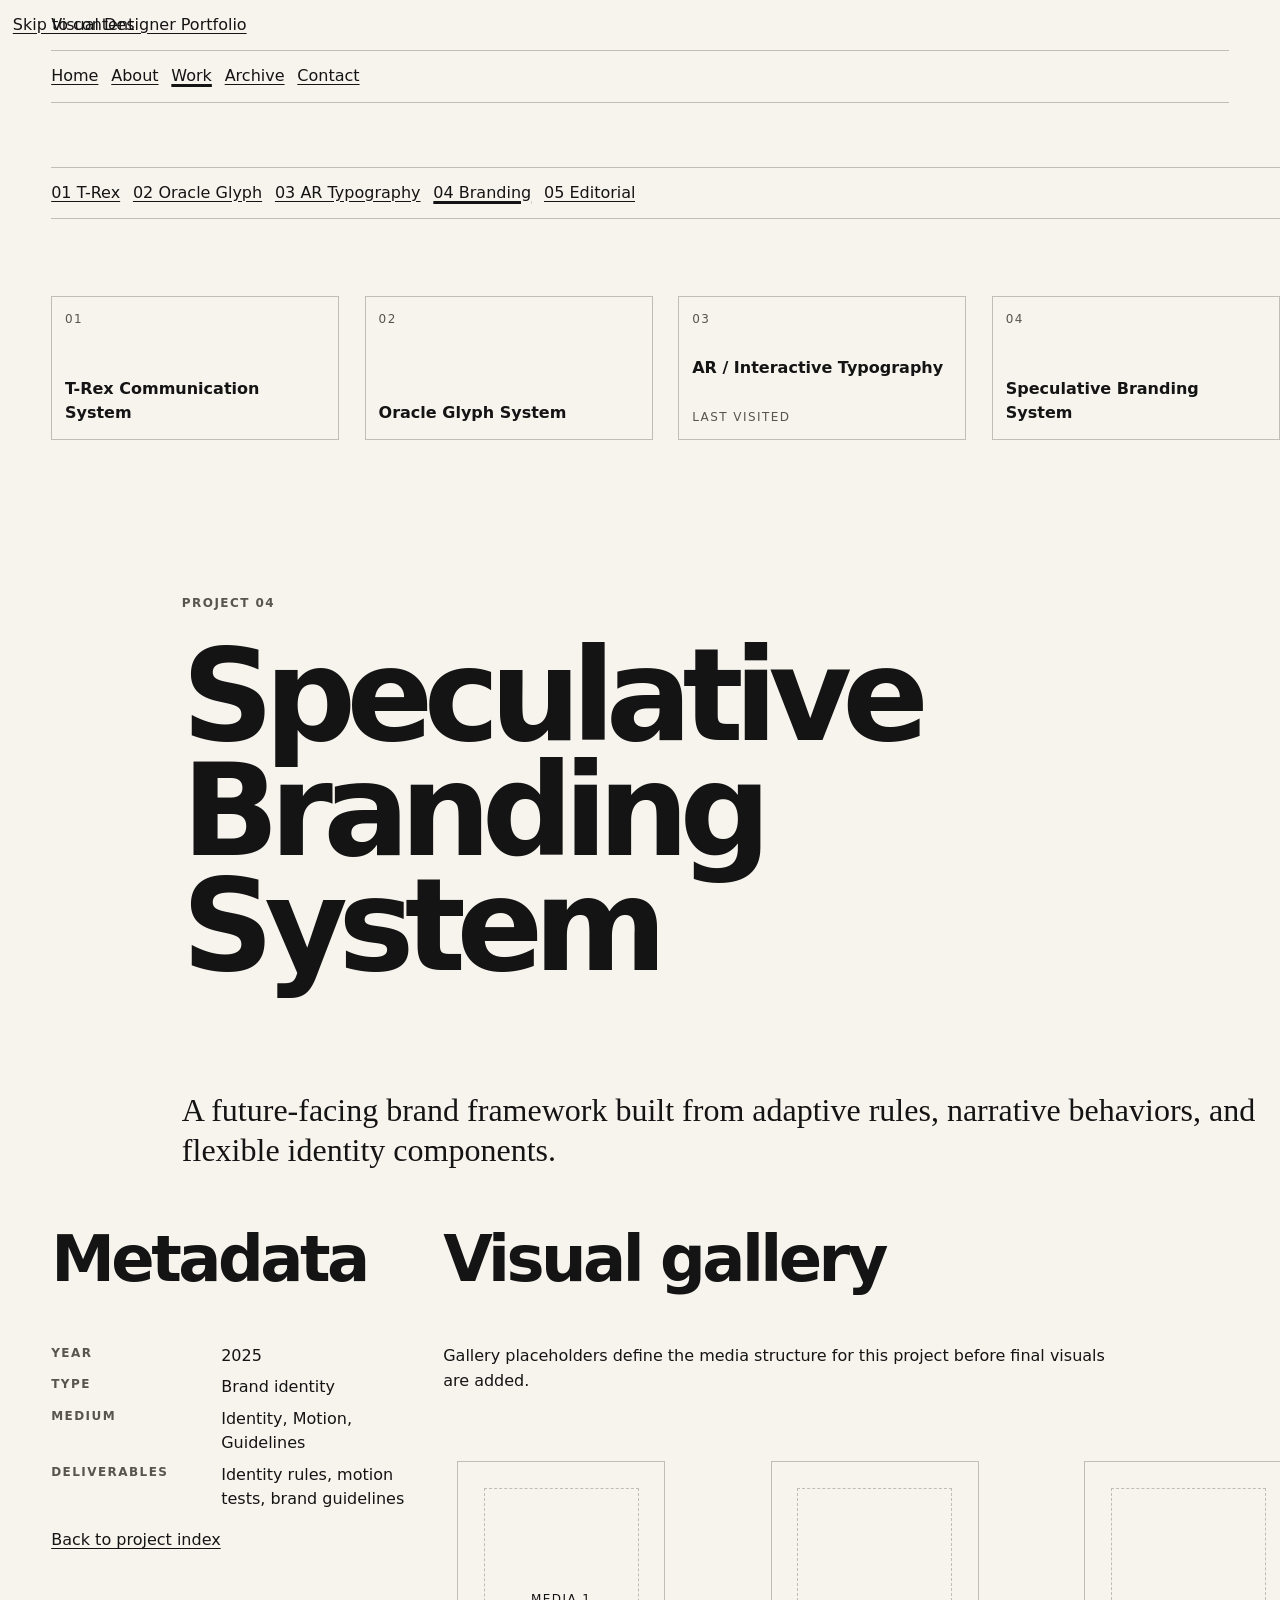
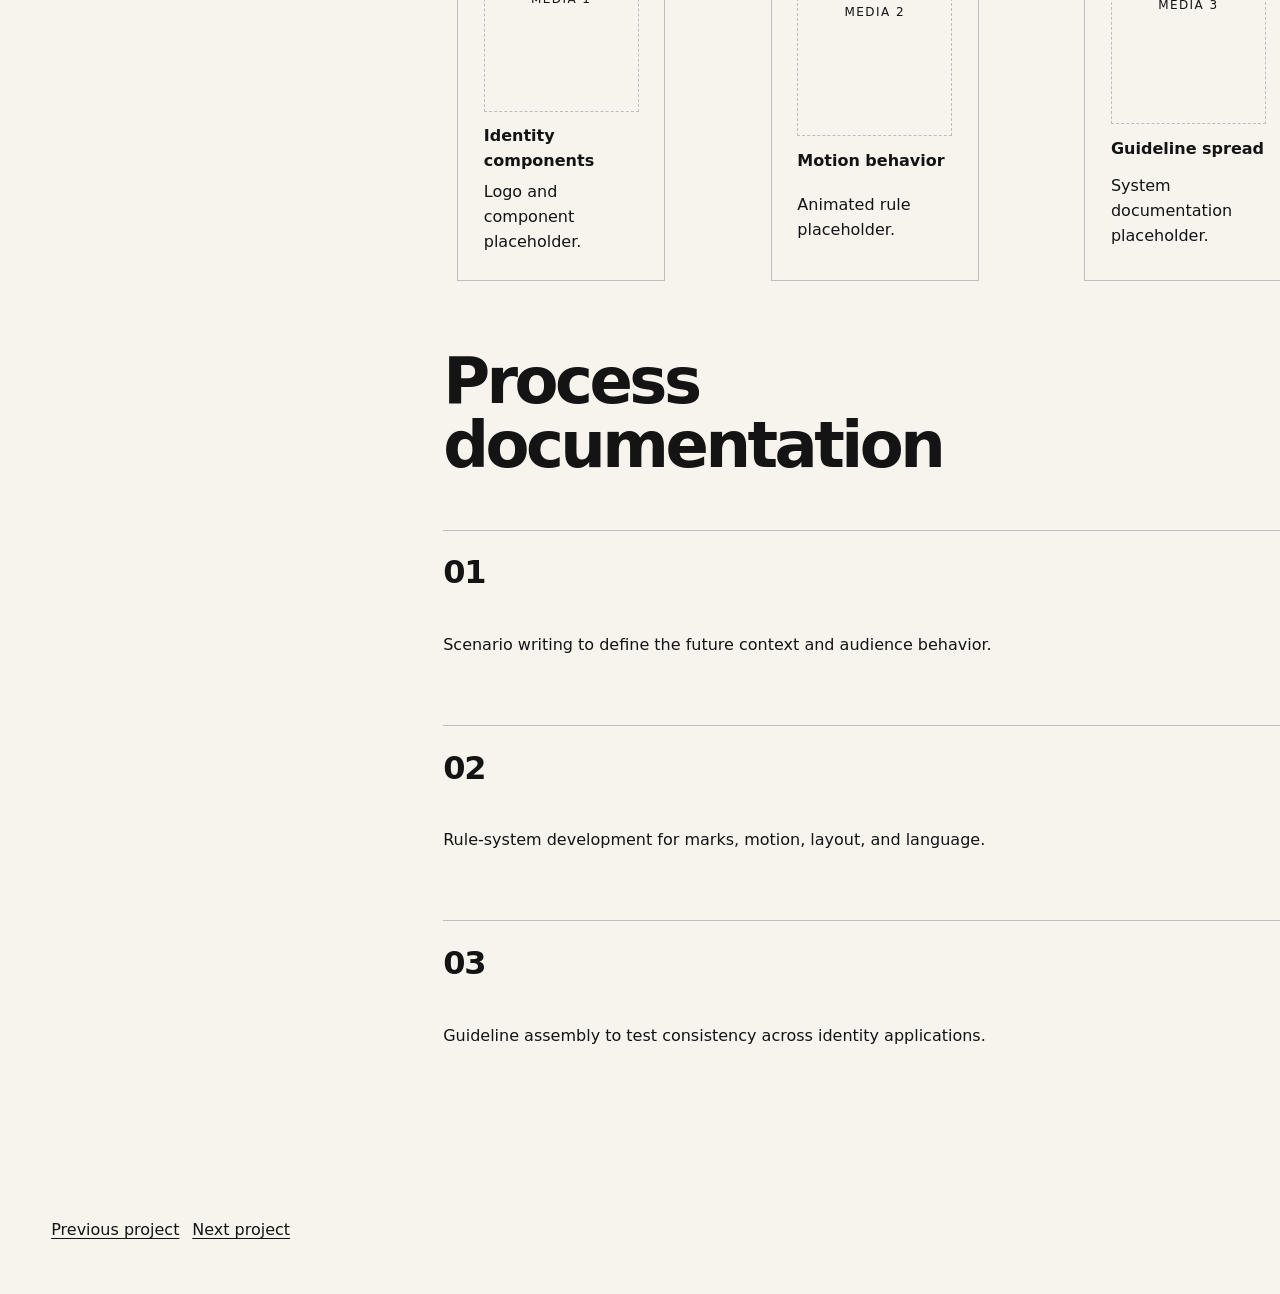
<file: work/project-04-speculative-branding-system/index.html>
<!doctype html>
<html lang="en">
  <head>
    <meta charset="UTF-8" />
    <meta name="viewport" content="width=device-width, initial-scale=1.0" />
    <title>Project 04 — Speculative Branding System | Visual Designer Portfolio</title>
    <link rel="stylesheet" href="/src/styles.css" />
  </head>
  <body>
    <a class="skip-link" href="#main">Skip to content</a>
    <header class="site-header"><a href="/">Visual Designer Portfolio</a><nav class="horizontal-nav" aria-label="Primary navigation"><ul class="nav-list"><li><a data-nav-section="home" href="/">Home</a></li><li><a data-nav-section="about" href="/about/">About</a></li><li><a aria-current="page" data-nav-section="work" href="/work/">Work</a></li><li><a data-nav-section="archive" href="/archive/">Archive</a></li><li><a data-nav-section="contact" href="/contact/">Contact</a></li></ul></nav></header>
    <main id="main" class="project-shell project-template">
      <nav class="horizontal-nav" aria-label="Project index"><ol class="project-index-list"><li><a data-project-id="trex-communication-system" href="/work/project-01-t-rex-communication-system/">01 T-Rex</a></li><li><a data-project-id="oracle-glyph-system" href="/work/project-02-oracle-glyph-system/">02 Oracle Glyph</a></li><li><a data-project-id="ar-interactive-typography" href="/work/project-03-ar-interactive-typography/">03 AR Typography</a></li><li><a data-project-id="speculative-branding-system" href="/work/project-04-speculative-branding-system/">04 Branding</a></li><li><a data-project-id="editorial-visual-communication-project" href="/work/project-05-editorial-visual-communication-project/">05 Editorial</a></li></ol></nav>
      <section class="preview-strip-mount" data-project-preview-strip></section>
      <article class="editorial-grid" aria-labelledby="project-title">
        <header class="grid-wide flow project-hero">
          <p class="meta-kicker">Project 04</p>
          <h1 id="project-title">Speculative Branding System</h1>
          <p class="concept-statement">A future-facing brand framework built from adaptive rules, narrative behaviors, and flexible identity components.</p>
        </header>

        <aside class="grid-aside metadata-block" aria-labelledby="metadata-title">
          <h2 id="metadata-title">Metadata</h2>
          <dl>
            <dt>Year</dt><dd>2025</dd>
            <dt>Type</dt><dd>Brand identity</dd>
            <dt>Medium</dt><dd>Identity, Motion, Guidelines</dd>
            <dt>Deliverables</dt><dd>Identity rules, motion tests, brand guidelines</dd>
          </dl>
          <a href="/work/">Back to project index</a>
        </aside>

        <section class="grid-main flow" aria-labelledby="gallery-title">
          <h2 id="gallery-title">Visual gallery</h2>
          <p>Gallery placeholders define the media structure for this project before final visuals are added.</p>
          <div class="visual-gallery horizontal-rail">
          <figure class="gallery-item rule-box"><div class="media-placeholder" aria-hidden="true">Media 1</div><figcaption><strong>Identity components</strong><span>Logo and component placeholder.</span></figcaption></figure>
          <figure class="gallery-item rule-box"><div class="media-placeholder" aria-hidden="true">Media 2</div><figcaption><strong>Motion behavior</strong><span>Animated rule placeholder.</span></figcaption></figure>
          <figure class="gallery-item rule-box"><div class="media-placeholder" aria-hidden="true">Media 3</div><figcaption><strong>Guideline spread</strong><span>System documentation placeholder.</span></figcaption></figure>
          </div>
        </section>

        <section class="grid-main flow" aria-labelledby="process-title">
          <h2 id="process-title">Process documentation</h2>
          <ol class="process-list">
          <li><h3>01</h3><p>Scenario writing to define the future context and audience behavior.</p></li>
          <li><h3>02</h3><p>Rule-system development for marks, motion, layout, and language.</p></li>
          <li><h3>03</h3><p>Guideline assembly to test consistency across identity applications.</p></li>
          </ol>
        </section>
      </article>
      <nav aria-label="Project pagination">
        <ul class="project-pagination">
          <li><a data-project-id="ar-interactive-typography" href="/work/project-03-ar-interactive-typography/">Previous project</a></li>
          <li><a data-project-id="editorial-visual-communication-project" href="/work/project-05-editorial-visual-communication-project/">Next project</a></li>
        </ul>
      </nav>
    </main>
    <script type="module" src="/src/interactions.js"></script>
  </body>
</html>
</file>
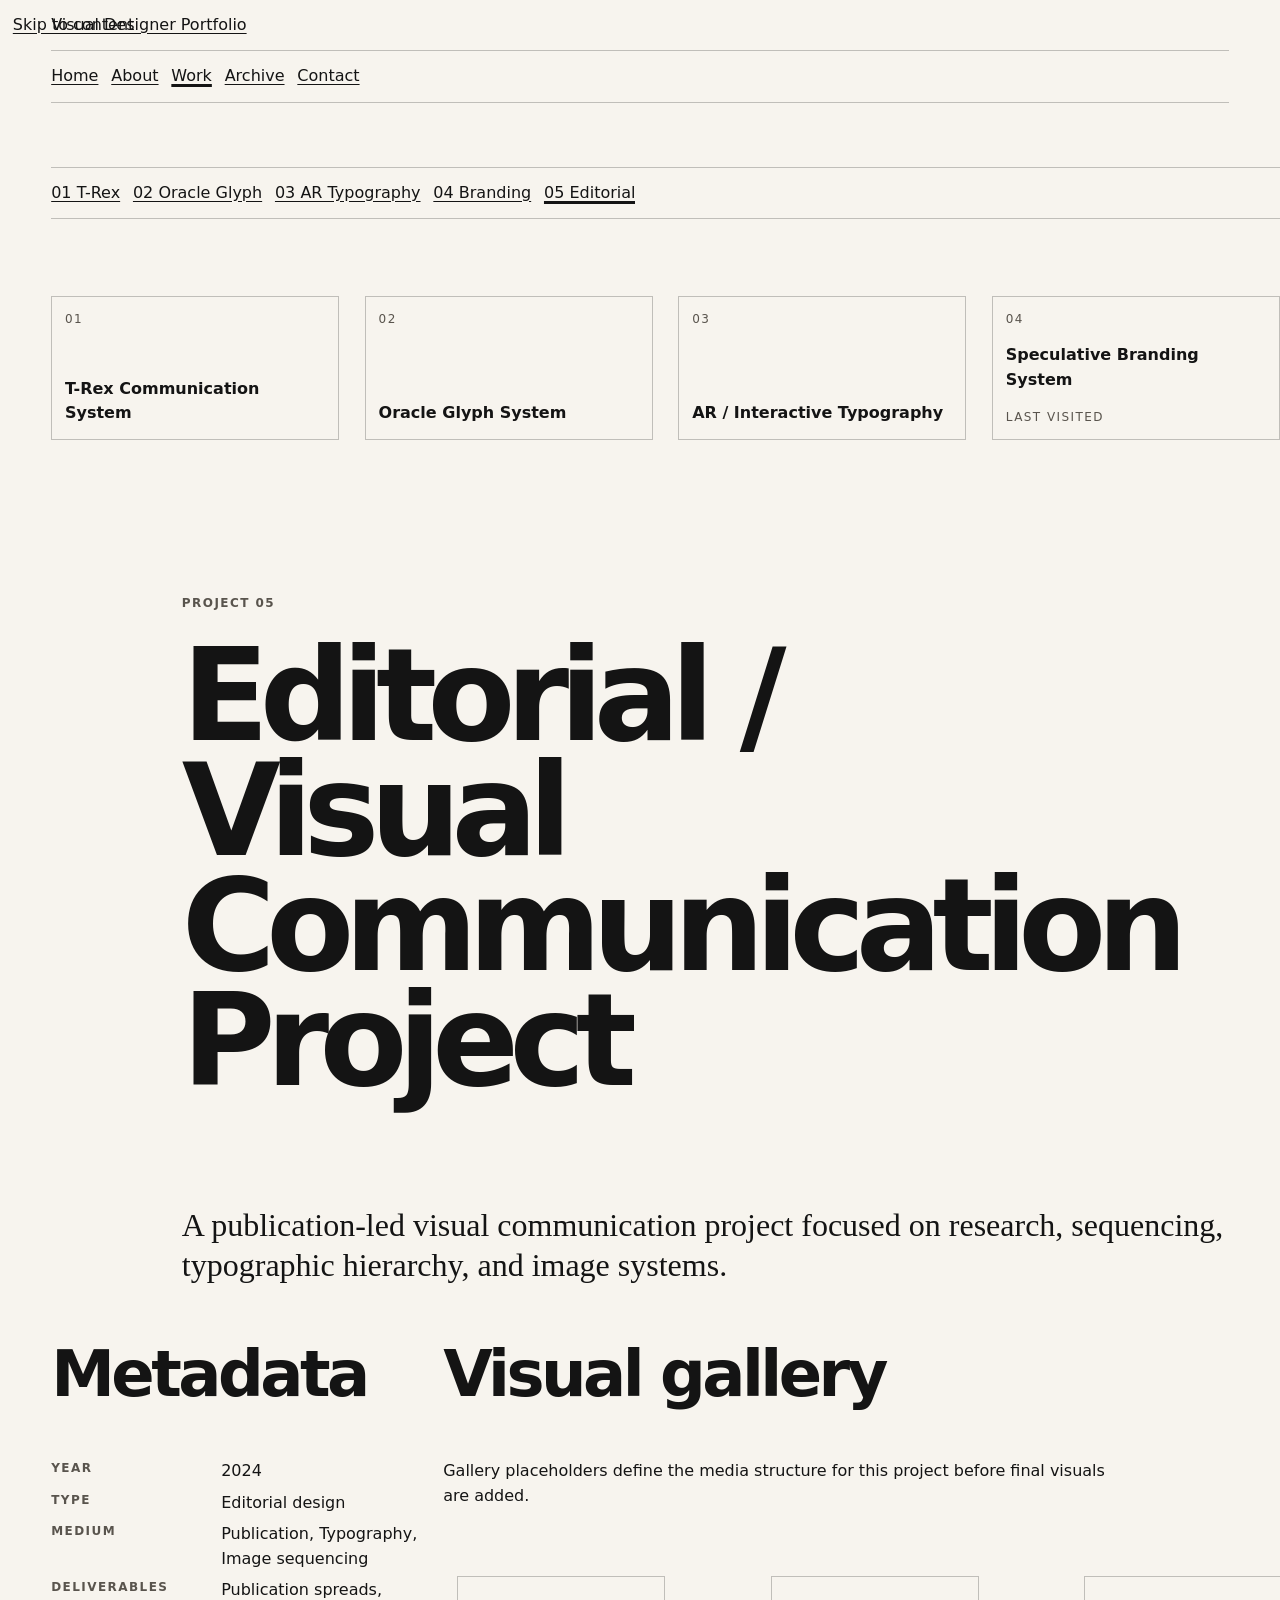
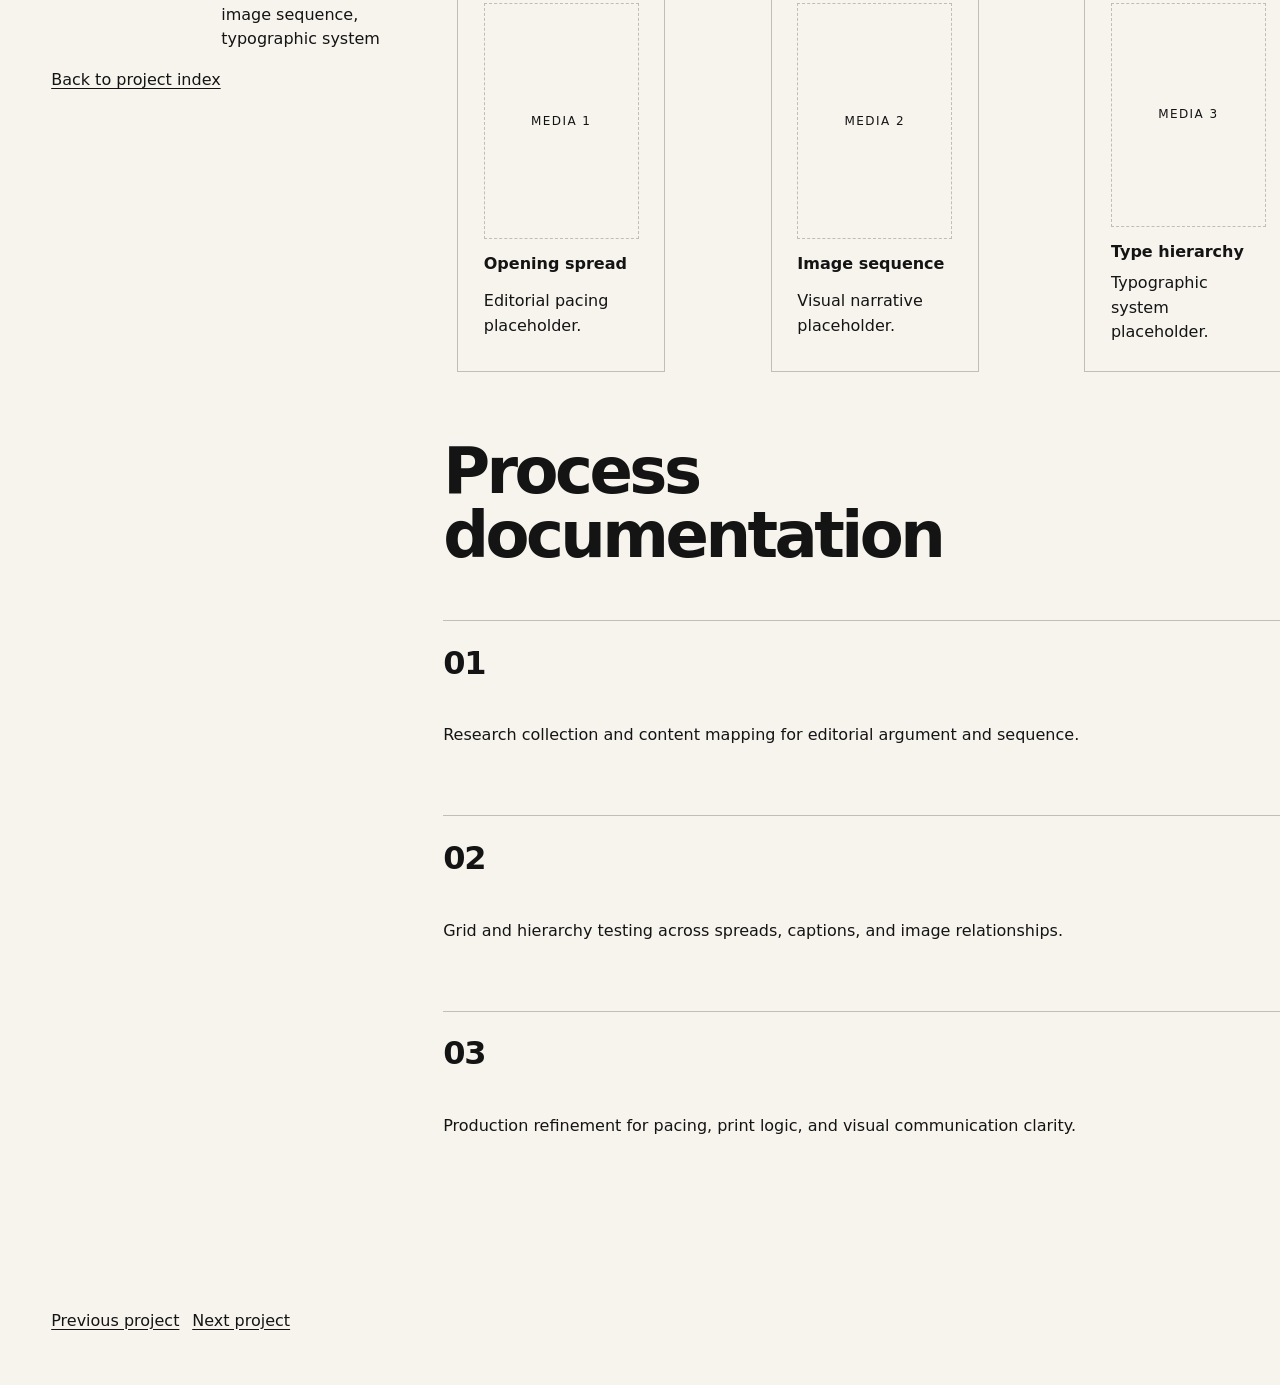
<file: work/project-05-editorial-visual-communication-project/index.html>
<!doctype html>
<html lang="en">
  <head>
    <meta charset="UTF-8" />
    <meta name="viewport" content="width=device-width, initial-scale=1.0" />
    <title>Project 05 — Editorial / Visual Communication Project | Visual Designer Portfolio</title>
    <link rel="stylesheet" href="/src/styles.css" />
  </head>
  <body>
    <a class="skip-link" href="#main">Skip to content</a>
    <header class="site-header"><a href="/">Visual Designer Portfolio</a><nav class="horizontal-nav" aria-label="Primary navigation"><ul class="nav-list"><li><a data-nav-section="home" href="/">Home</a></li><li><a data-nav-section="about" href="/about/">About</a></li><li><a aria-current="page" data-nav-section="work" href="/work/">Work</a></li><li><a data-nav-section="archive" href="/archive/">Archive</a></li><li><a data-nav-section="contact" href="/contact/">Contact</a></li></ul></nav></header>
    <main id="main" class="project-shell project-template">
      <nav class="horizontal-nav" aria-label="Project index"><ol class="project-index-list"><li><a data-project-id="trex-communication-system" href="/work/project-01-t-rex-communication-system/">01 T-Rex</a></li><li><a data-project-id="oracle-glyph-system" href="/work/project-02-oracle-glyph-system/">02 Oracle Glyph</a></li><li><a data-project-id="ar-interactive-typography" href="/work/project-03-ar-interactive-typography/">03 AR Typography</a></li><li><a data-project-id="speculative-branding-system" href="/work/project-04-speculative-branding-system/">04 Branding</a></li><li><a data-project-id="editorial-visual-communication-project" href="/work/project-05-editorial-visual-communication-project/">05 Editorial</a></li></ol></nav>
      <section class="preview-strip-mount" data-project-preview-strip></section>
      <article class="editorial-grid" aria-labelledby="project-title">
        <header class="grid-wide flow project-hero">
          <p class="meta-kicker">Project 05</p>
          <h1 id="project-title">Editorial / Visual Communication Project</h1>
          <p class="concept-statement">A publication-led visual communication project focused on research, sequencing, typographic hierarchy, and image systems.</p>
        </header>

        <aside class="grid-aside metadata-block" aria-labelledby="metadata-title">
          <h2 id="metadata-title">Metadata</h2>
          <dl>
            <dt>Year</dt><dd>2024</dd>
            <dt>Type</dt><dd>Editorial design</dd>
            <dt>Medium</dt><dd>Publication, Typography, Image sequencing</dd>
            <dt>Deliverables</dt><dd>Publication spreads, image sequence, typographic system</dd>
          </dl>
          <a href="/work/">Back to project index</a>
        </aside>

        <section class="grid-main flow" aria-labelledby="gallery-title">
          <h2 id="gallery-title">Visual gallery</h2>
          <p>Gallery placeholders define the media structure for this project before final visuals are added.</p>
          <div class="visual-gallery horizontal-rail">
          <figure class="gallery-item rule-box"><div class="media-placeholder" aria-hidden="true">Media 1</div><figcaption><strong>Opening spread</strong><span>Editorial pacing placeholder.</span></figcaption></figure>
          <figure class="gallery-item rule-box"><div class="media-placeholder" aria-hidden="true">Media 2</div><figcaption><strong>Image sequence</strong><span>Visual narrative placeholder.</span></figcaption></figure>
          <figure class="gallery-item rule-box"><div class="media-placeholder" aria-hidden="true">Media 3</div><figcaption><strong>Type hierarchy</strong><span>Typographic system placeholder.</span></figcaption></figure>
          </div>
        </section>

        <section class="grid-main flow" aria-labelledby="process-title">
          <h2 id="process-title">Process documentation</h2>
          <ol class="process-list">
          <li><h3>01</h3><p>Research collection and content mapping for editorial argument and sequence.</p></li>
          <li><h3>02</h3><p>Grid and hierarchy testing across spreads, captions, and image relationships.</p></li>
          <li><h3>03</h3><p>Production refinement for pacing, print logic, and visual communication clarity.</p></li>
          </ol>
        </section>
      </article>
      <nav aria-label="Project pagination">
        <ul class="project-pagination">
          <li><a data-project-id="speculative-branding-system" href="/work/project-04-speculative-branding-system/">Previous project</a></li>
          <li><a data-project-id="trex-communication-system" href="/work/project-01-t-rex-communication-system/">Next project</a></li>
        </ul>
      </nav>
    </main>
    <script type="module" src="/src/interactions.js"></script>
  </body>
</html>
</file>
<file: src/styles.css>
/* Layout system: editorial grid, horizontal project browsing, type hierarchy, and spacing rules. */
:root {
  --font-sans: Inter, ui-sans-serif, system-ui, -apple-system, BlinkMacSystemFont, "Segoe UI", sans-serif;
  --font-serif: ui-serif, Georgia, Cambria, "Times New Roman", Times, serif;

  --color-ground: #f7f4ee;
  --color-ink: #141414;
  --color-muted: #59544d;
  --color-rule: color-mix(in srgb, var(--color-ink) 24%, transparent);

  --type-display: clamp(3.5rem, 10vw, 9rem);
  --type-title: clamp(2rem, 5vw, 4.5rem);
  --type-subtitle: clamp(1.35rem, 2.5vw, 2.25rem);
  --type-body: clamp(1rem, 1.15vw, 1.2rem);
  --type-caption: clamp(0.75rem, 0.85vw, 0.9rem);

  --leading-tight: 0.9;
  --leading-title: 1;
  --leading-body: 1.55;

  --space-2xs: clamp(0.25rem, 0.5vw, 0.5rem);
  --space-xs: clamp(0.5rem, 0.75vw, 0.75rem);
  --space-sm: clamp(0.75rem, 1vw, 1rem);
  --space-md: clamp(1rem, 2vw, 2rem);
  --space-lg: clamp(2rem, 4vw, 4rem);
  --space-xl: clamp(3rem, 6vw, 6rem);
  --space-2xl: clamp(5rem, 10vw, 10rem);

  --page-margin: clamp(1rem, 4vw, 4rem);
  --grid-gap: clamp(1rem, 2vw, 2rem);
  --measure: 68ch;
}

* {
  box-sizing: border-box;
}

html {
  scroll-behavior: smooth;
}

body {
  margin: 0;
  color: var(--color-ink);
  background: var(--color-ground);
  font-family: var(--font-sans);
  font-size: var(--type-body);
  line-height: var(--leading-body);
}

a {
  color: inherit;
  text-underline-offset: 0.2em;
}

img,
video {
  display: block;
  max-width: 100%;
}

h1,
h2,
h3,
p,
dl {
  margin-block-start: 0;
}

h1,
.type-display {
  max-width: 11ch;
  font-size: var(--type-display);
  line-height: var(--leading-tight);
  letter-spacing: -0.075em;
}

h2,
.type-title {
  max-width: 14ch;
  font-size: var(--type-title);
  line-height: var(--leading-title);
  letter-spacing: -0.055em;
}

h3,
.type-subtitle {
  font-size: var(--type-subtitle);
  line-height: var(--leading-title);
  letter-spacing: -0.035em;
}

p,
.measure {
  max-width: var(--measure);
}

.skip-link {
  position: absolute;
  left: var(--space-sm);
  top: var(--space-sm);
}

.site-header,
main,
.site-footer {
  padding-inline: var(--page-margin);
}

.site-header {
  display: grid;
  gap: var(--space-sm);
  padding-block: var(--space-sm);
}

.horizontal-nav {
  display: flex;
  align-items: center;
  gap: var(--space-sm);
  overflow-x: auto;
  white-space: nowrap;
  padding-block: var(--space-sm);
  border-block: 1px solid var(--color-rule);
}

.nav-list,
.project-index-list,
.project-pagination,
.meta-list {
  display: flex;
  gap: var(--space-sm);
  list-style: none;
  margin: 0;
  padding: 0;
}

.nav-list,
.project-index-list {
  overflow-x: auto;
  white-space: nowrap;
}

.editorial-grid,
.section-stack,
.project-stack {
  display: grid;
  grid-template-columns: repeat(4, minmax(0, 1fr));
  gap: var(--grid-gap);
  padding-block: var(--space-xl);
}

.section-stack > *,
.project-stack > *,
.grid-full,
.grid-wide,
.grid-main,
.grid-aside,
.grid-pull {
  grid-column: 1 / -1;
}

.project-shell {
  display: grid;
  gap: var(--space-lg);
  padding-block: var(--space-lg);
}

.project-layout {
  display: grid;
  gap: var(--grid-gap);
}

.horizontal-rail {
  display: grid;
  grid-auto-flow: column;
  grid-auto-columns: minmax(18rem, 32vw);
  gap: var(--grid-gap);
  overflow-x: auto;
  padding-block: var(--space-md);
  scroll-snap-type: x proximity;
}

.horizontal-rail > * {
  scroll-snap-align: start;
}

.project-index-card,
.content-block,
.rule-box {
  border: 1px solid var(--color-rule);
  padding: var(--space-md);
}

.filter-groups {
  display: grid;
  gap: var(--grid-gap);
}

.project-index-list--stacked {
  display: grid;
  white-space: normal;
}

dl {
  display: grid;
  gap: var(--space-2xs) var(--space-sm);
}

dt,
.meta-kicker,
.caption {
  color: var(--color-muted);
  font-size: var(--type-caption);
  font-weight: 700;
  letter-spacing: 0.12em;
  text-transform: uppercase;
}

.flow > * + * {
  margin-block-start: var(--space-md);
}

.cluster {
  display: flex;
  flex-wrap: wrap;
  gap: var(--space-xs) var(--space-sm);
  align-items: center;
}

.bleed-inline {
  margin-inline: calc(var(--page-margin) * -1);
}

@media (min-width: 768px) {
  .editorial-grid,
  .section-stack,
  .project-stack {
    grid-template-columns: repeat(12, minmax(0, 1fr));
  }

  .grid-full {
    grid-column: 1 / -1;
  }

  .grid-wide {
    grid-column: 2 / 12;
  }

  .grid-main {
    grid-column: 4 / 11;
  }

  .grid-aside {
    grid-column: 1 / 4;
  }

  .grid-pull {
    grid-column: 8 / 13;
  }

  .project-layout {
    grid-template-columns: minmax(12rem, 18rem) 1fr;
  }

  .filter-groups {
    grid-template-columns: repeat(3, minmax(0, 1fr));
  }

  dl {
    grid-template-columns: max-content 1fr;
  }
}

.project-template .editorial-grid {
  align-items: start;
}

.concept-statement {
  font-family: var(--font-serif);
  font-size: var(--type-subtitle);
  line-height: 1.25;
}

.metadata-block {
  position: sticky;
  top: var(--space-md);
}

.visual-gallery {
  margin-inline: calc(var(--grid-gap) * -1);
  padding-inline: var(--grid-gap);
}

.gallery-item {
  display: grid;
  gap: var(--space-sm);
  min-height: 22rem;
}

.media-placeholder {
  display: grid;
  min-height: 14rem;
  place-items: center;
  border: 1px dashed var(--color-rule);
  font-size: var(--type-caption);
  letter-spacing: 0.12em;
  text-transform: uppercase;
}

.gallery-item figcaption {
  display: grid;
  gap: var(--space-2xs);
}

.process-list {
  display: grid;
  gap: var(--space-md);
  margin: 0;
  padding: 0;
  list-style: none;
}

.process-list li {
  display: grid;
  gap: var(--space-sm);
  padding-block: var(--space-md);
  border-block-start: 1px solid var(--color-rule);
}

@media (prefers-reduced-motion: no-preference) {
  ::view-transition-old(root),
  ::view-transition-new(root) {
    animation-duration: 420ms;
    animation-timing-function: cubic-bezier(0.22, 1, 0.36, 1);
  }

  [data-transition="project"],
  .project-preview-card a,
  .project-pagination a {
    transition: transform 180ms ease, opacity 180ms ease, border-color 180ms ease;
  }

  [data-transition="project"].is-previewed,
  .project-preview-card a:hover,
  .project-preview-card a:focus-visible,
  .project-pagination a:hover,
  .project-pagination a:focus-visible {
    transform: translateY(-0.2rem);
  }
}

.is-active {
  text-decoration-thickness: 0.18em;
}

.preview-strip-mount:empty {
  display: none;
}

.project-preview-strip {
  margin: 0;
  padding-inline: 0;
  list-style: none;
}

.project-preview-card a {
  display: grid;
  min-height: 9rem;
  align-content: space-between;
  border: 1px solid var(--color-rule);
  padding: var(--space-sm);
  text-decoration: none;
}

.project-preview-card span,
.project-preview-card [data-last-visited="true"]::after {
  color: var(--color-muted);
  font-size: var(--type-caption);
  letter-spacing: 0.12em;
  text-transform: uppercase;
}

.project-preview-card [data-last-visited="true"]::after {
  content: "Last visited";
}
</file>
